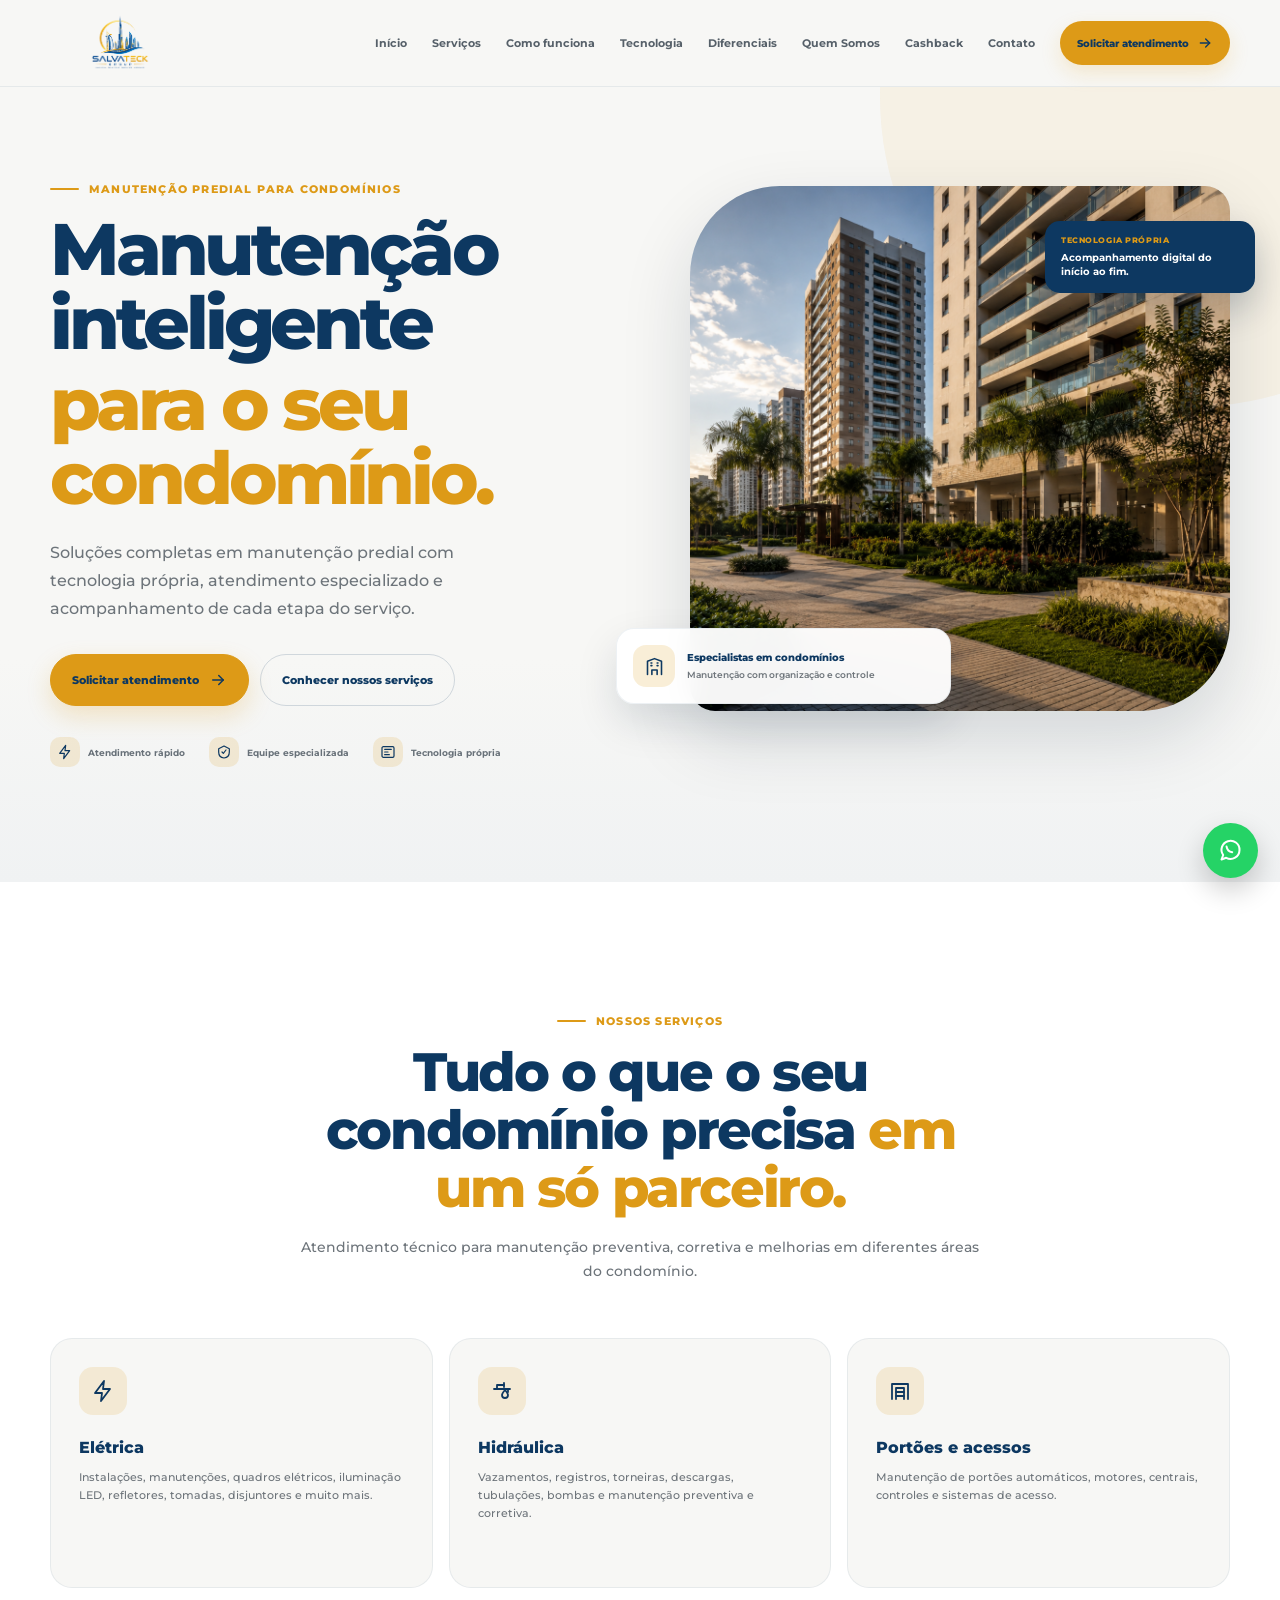
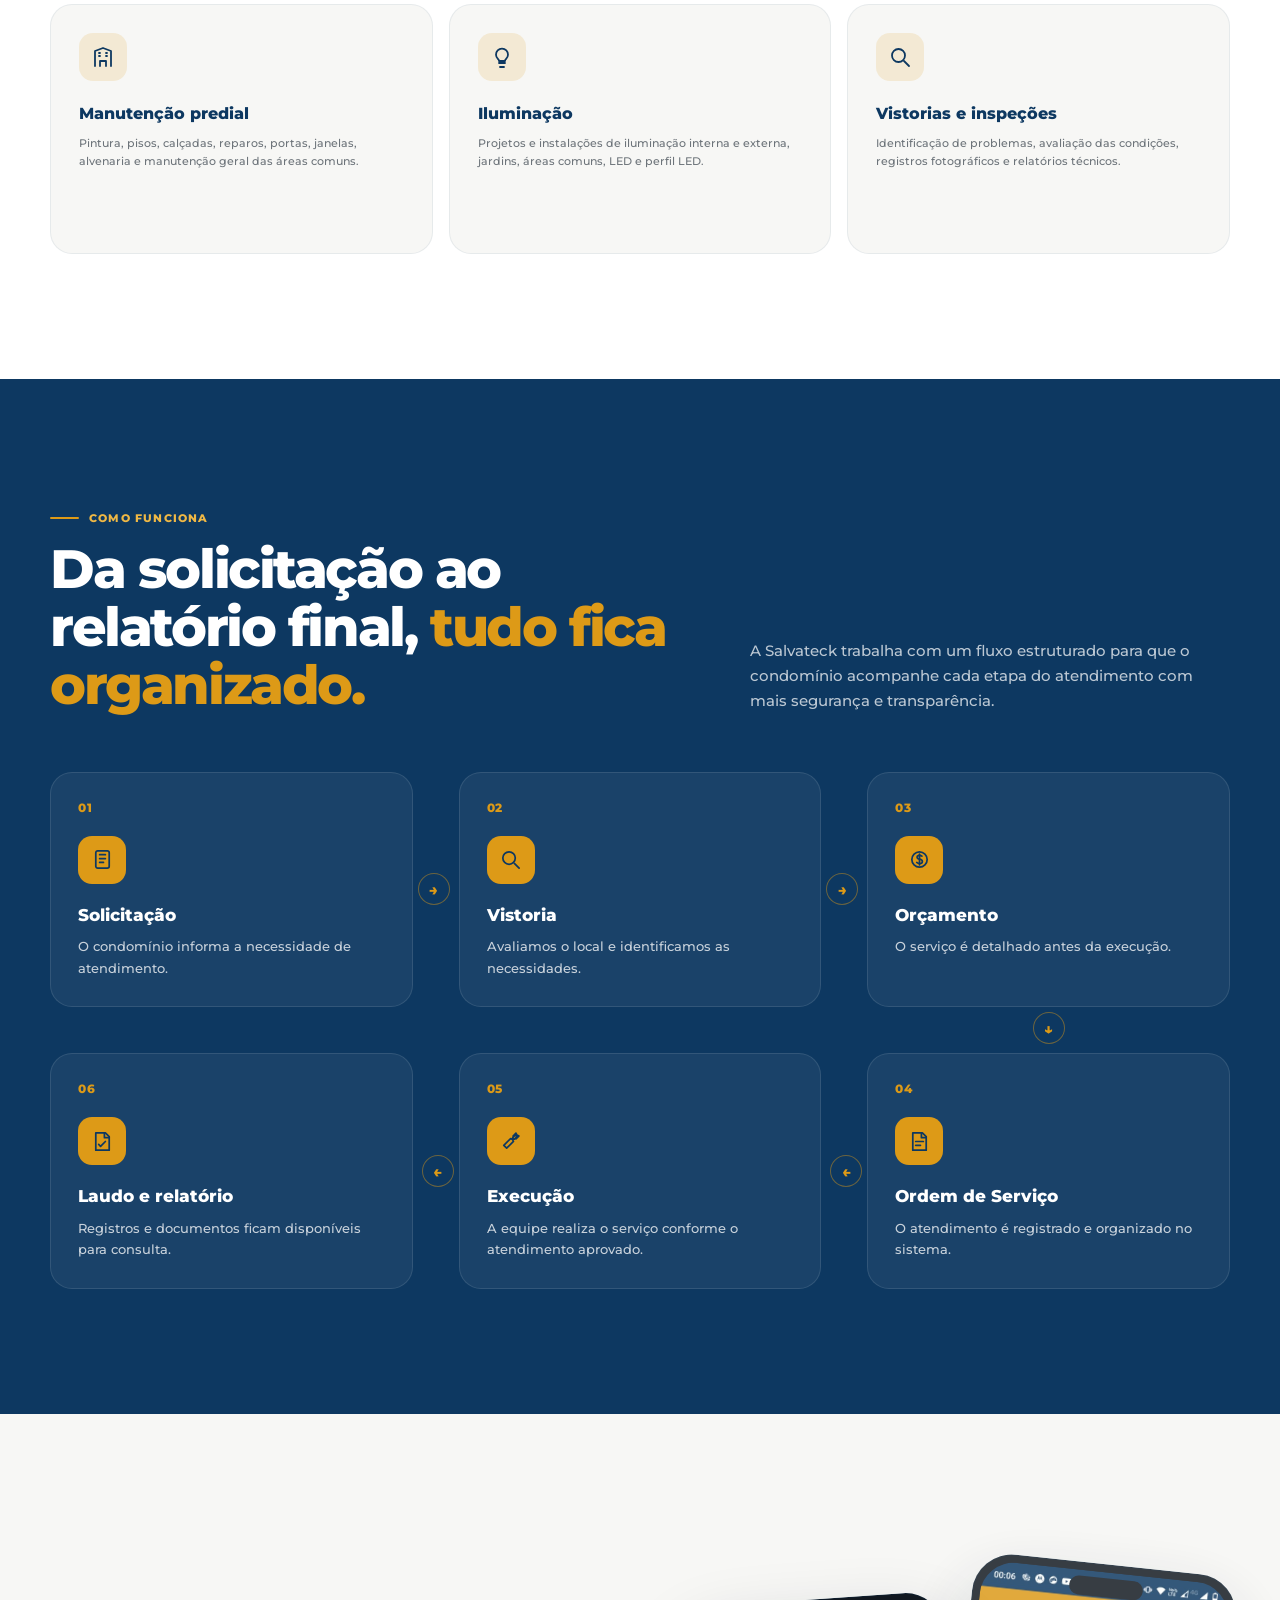
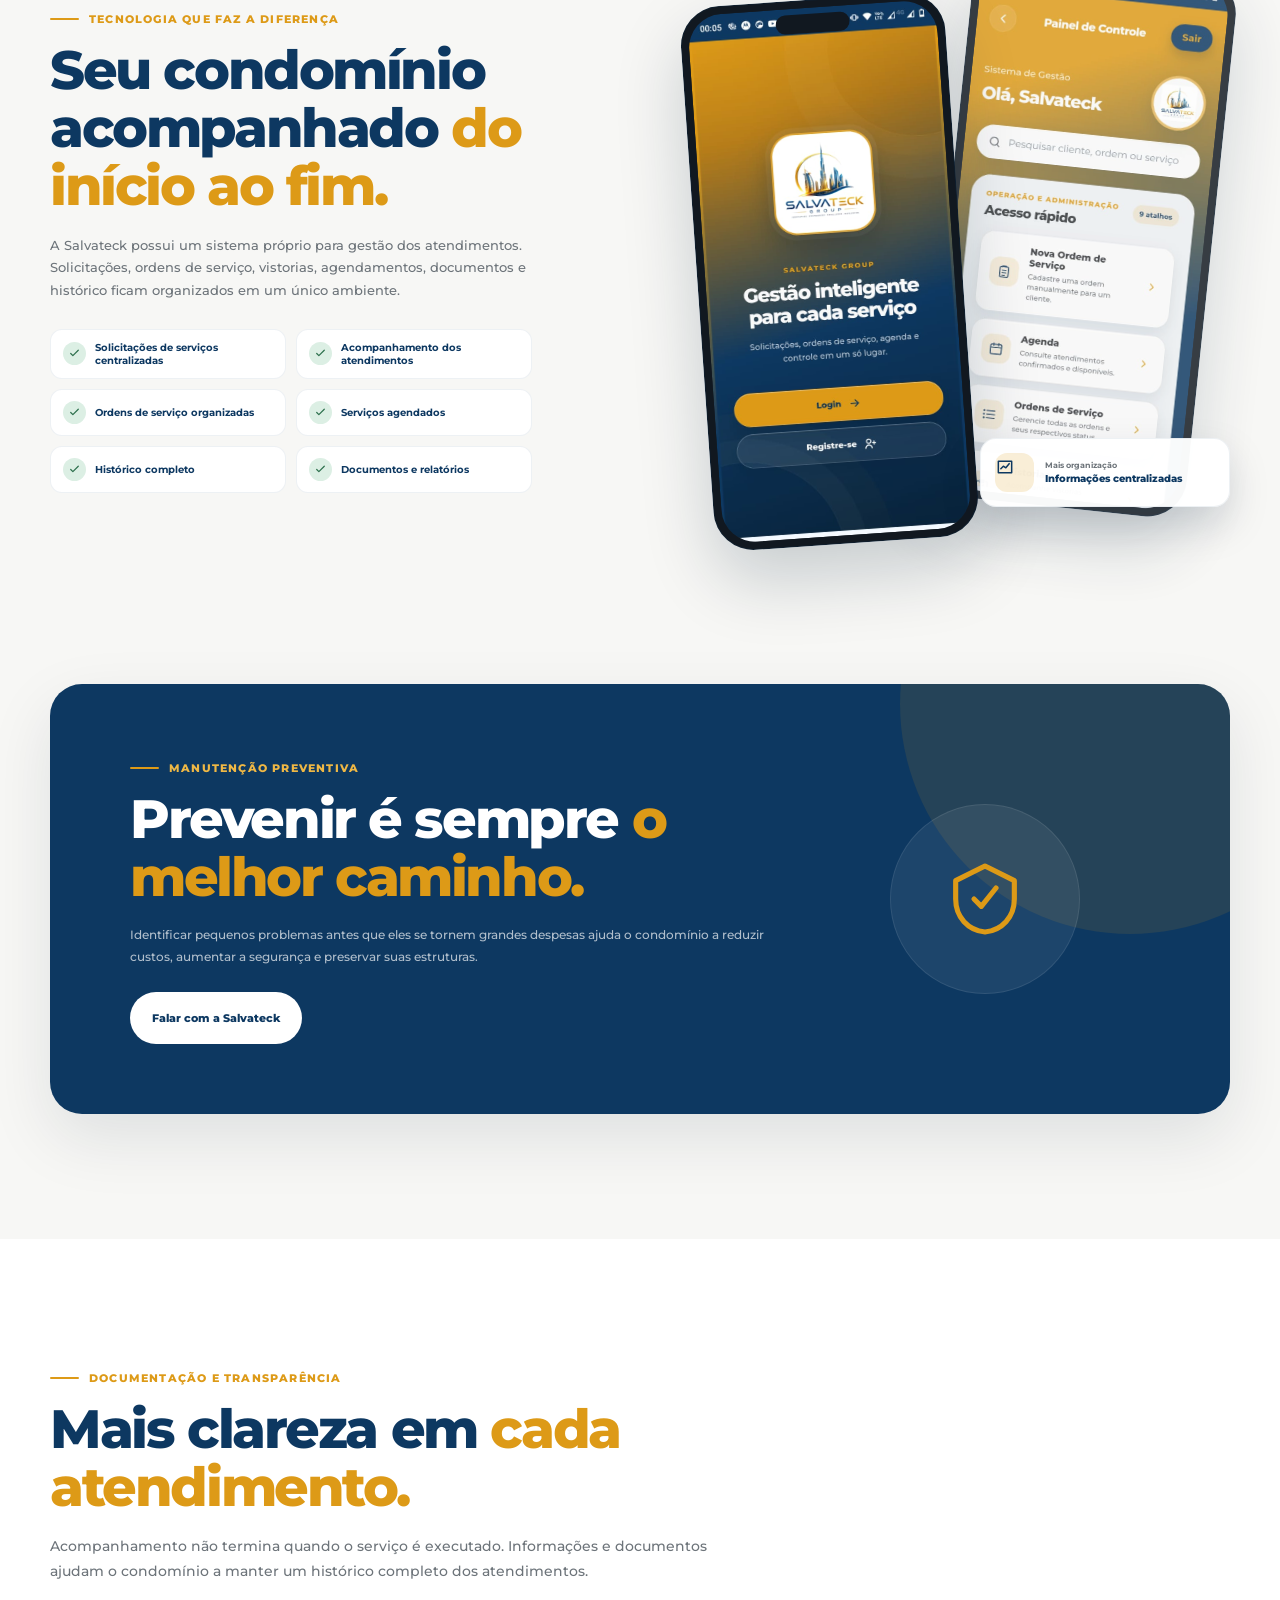
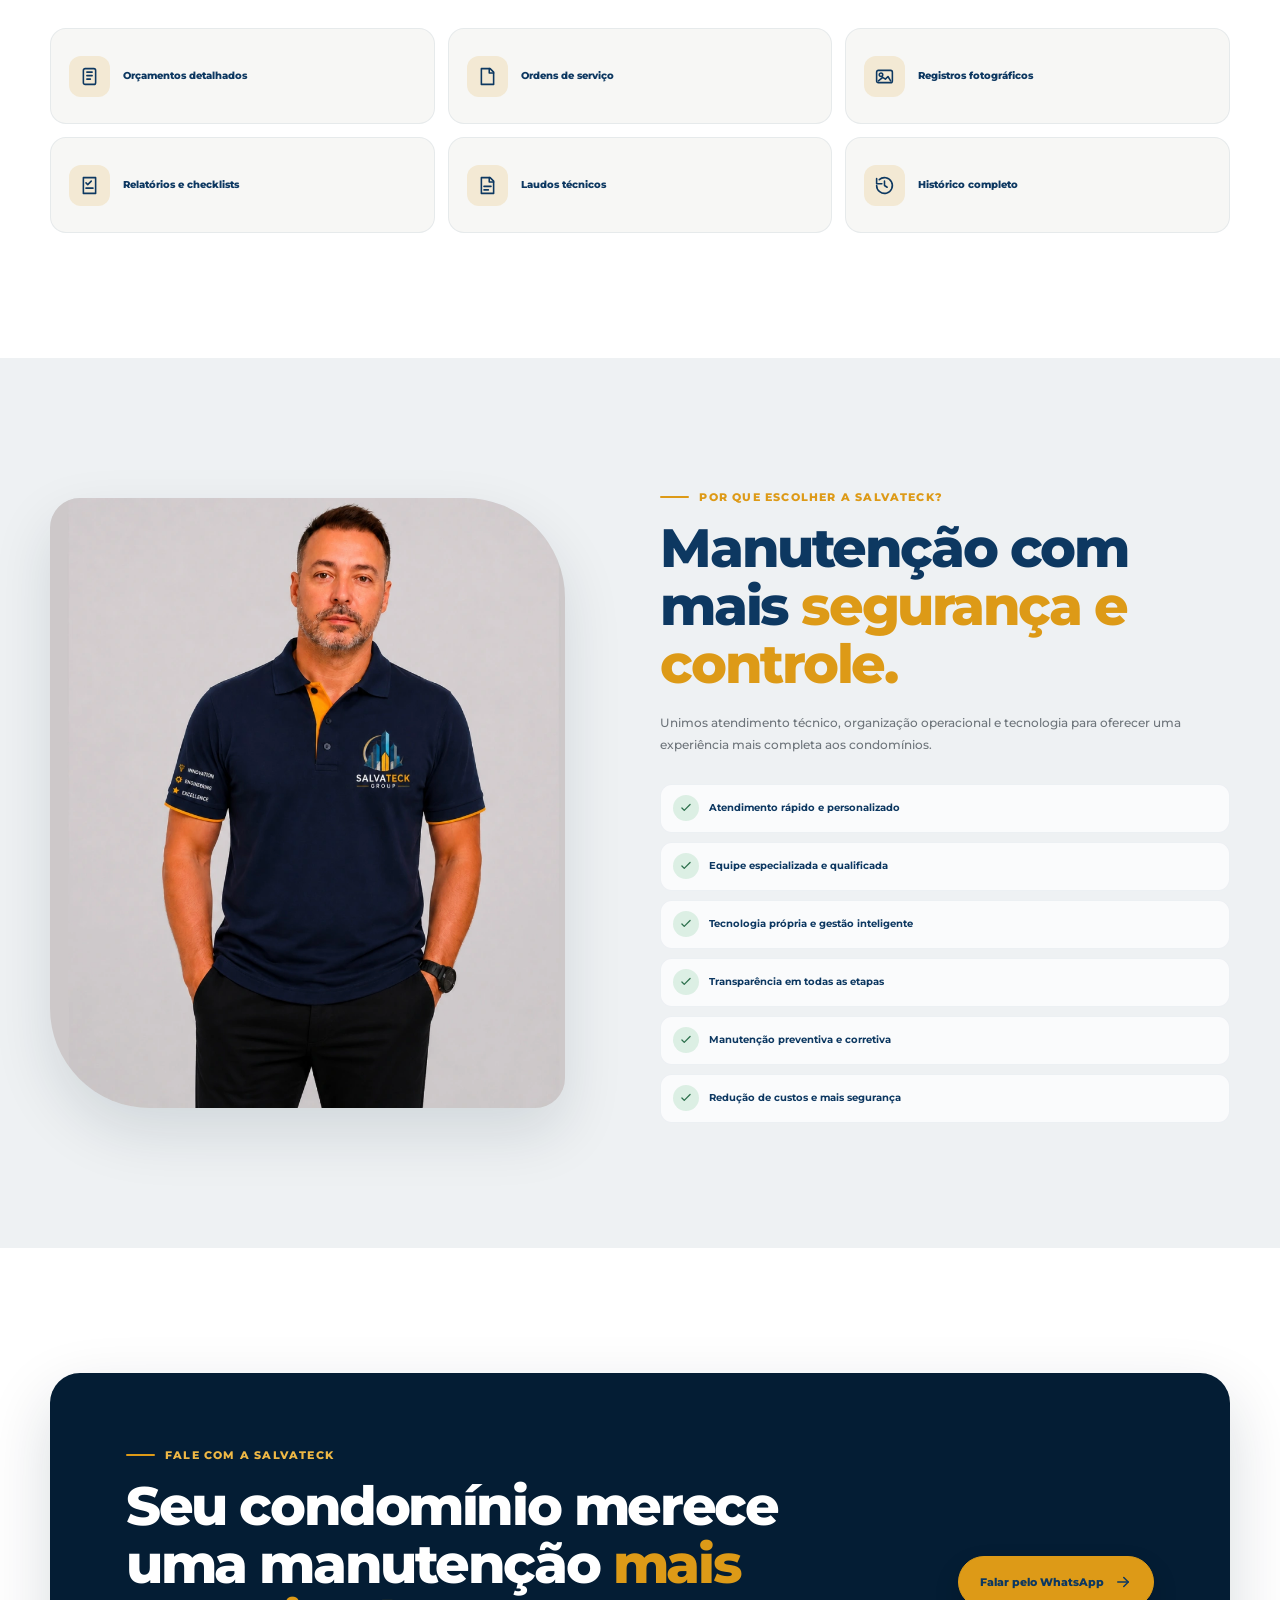
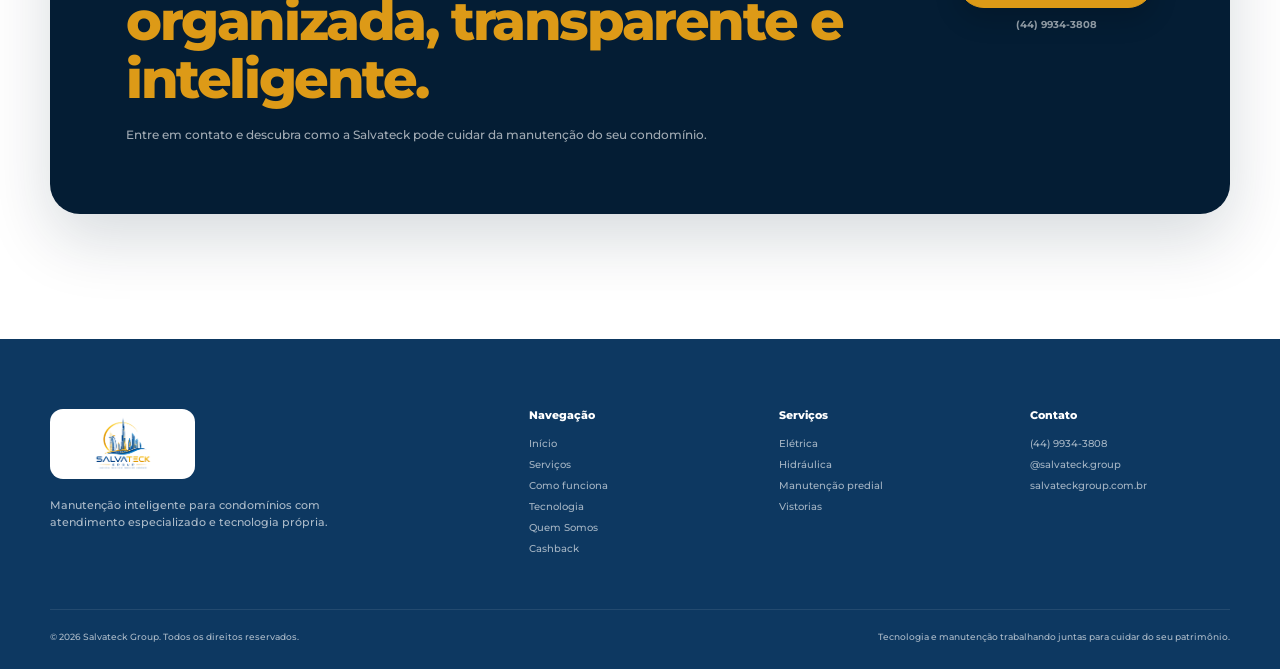
<file: index.html>
<!DOCTYPE html>
<html lang="pt-BR">

<head>
  <!-- Google tag (gtag.js) -->
  <script async src="https://www.googletagmanager.com/gtag/js?id=G-5KNRWK5TKQ"></script>

  <script>
    window.dataLayer = window.dataLayer || [];

    function gtag() {
      dataLayer.push(arguments);
    }

    gtag("js", new Date());
    gtag("config", "G-5KNRWK5TKQ");
  </script>
  <meta charset="UTF-8" />

  <meta name="viewport" content="width=device-width, initial-scale=1.0" />

  <meta name="description" content="Manutenção inteligente para condomínios. A Salvateck oferece soluções completas em manutenção predial com tecnologia própria, organização, transparência e acompanhamento de cada atendimento." />

  <meta name="robots" content="index, follow" />

  <link rel="canonical" href="https://salvateckgroup.com.br/" />

  <meta name="theme-color" content="#F7F7F5" />

  <!-- Open Graph -->
  <meta property="og:type" content="website" />
  <meta property="og:site_name" content="Salvateck Group" />
  <meta property="og:locale" content="pt_BR" />
  <meta property="og:url" content="https://salvateckgroup.com.br/" />

  <meta property="og:title" content="Salvateck | Manutenção Inteligente para Condomínios" />

  <meta property="og:description" content="Soluções completas em manutenção predial com tecnologia própria, organização, segurança e transparência para o seu condomínio." />

  <meta property="og:image" content="https://salvateckgroup.com.br/assets/images/compartilhamento-salvateck.png" />

  <meta property="og:image:type" content="image/png" />
  <meta property="og:image:alt" content="Salvateck - Manutenção inteligente para condomínios" />

  <!-- Compartilhamento em X / Twitter -->
  <meta name="twitter:card" content="summary_large_image" />

  <meta name="twitter:title" content="Salvateck | Manutenção Inteligente para Condomínios" />

  <meta name="twitter:description" content="Soluções completas em manutenção predial com tecnologia própria para condomínios." />

  <meta name="twitter:image" content="https://salvateckgroup.com.br/assets/images/compartilhamento-salvateck.png" />

  <title>
    Salvateck | Manutenção Inteligente para Condomínios
  </title>

  <link rel="preconnect" href="https://fonts.googleapis.com" />

  <link rel="preconnect" href="https://fonts.gstatic.com" crossorigin />

  <link href="https://fonts.googleapis.com/css2?family=Montserrat:wght@400;500;600;700;800&display=swap" rel="stylesheet" />

  <link rel="stylesheet" href="css/style.css" />

  <!-- Ícones do site -->
  <link rel="icon" type="image/png" href="assets/images/favicon-salvateck-32.png" />
  <link rel="apple-touch-icon" href="assets/images/apple-touch-icon-salvateck.png" />
</head>

<body>

  <!-- =====================================================
       CABEÇALHO
  ====================================================== -->

  <header class="site-header" id="inicio">

    <div class="site-header__container">

      <a href="#inicio" class="site-logo" aria-label="Salvateck - Página inicial">

        <img src="assets/logo.salvateck.png" alt="Salvateck Group" />

      </a>

      <nav class="site-nav" id="site-nav" aria-label="Navegação principal">

        <a href="#inicio">
          Início
        </a>

        <a href="#servicos">
          Serviços
        </a>

        <a href="#como-funciona">
          Como funciona
        </a>

        <a href="#tecnologia">
          Tecnologia
        </a>

        <a href="#diferenciais">
          Diferenciais
        </a>

        <a href="quem-somos.html">
          Quem Somos
        </a>

        <a href="cashback.html">
          Cashback
        </a>

        <a href="#contato">
          Contato
        </a>

      </nav>

      <a href="https://wa.me/554499343808" class="header-cta" target="_blank" rel="noopener noreferrer">

        Solicitar atendimento

        <svg viewBox="0 0 24 24" aria-hidden="true">
          <path d="M5 12h14"></path>
          <path d="m13 6 6 6-6 6"></path>
        </svg>

      </a>

      <button type="button" class="menu-button" id="menu-button" aria-label="Abrir menu" aria-expanded="false" aria-controls="site-nav">

        <span></span>
        <span></span>
        <span></span>

      </button>

    </div>

  </header>

  <main>

    <!-- =====================================================
         HERO
    ====================================================== -->

    <section class="hero">

      <div class="hero__container">

        <div class="hero__content">

          <span class="section-eyebrow">
            Manutenção predial para condomínios
          </span>

          <h1>
            Manutenção inteligente
            <span>
              para o seu condomínio.
            </span>
          </h1>

          <p class="hero__description">
            Soluções completas em manutenção predial com tecnologia própria,
            atendimento especializado e acompanhamento de cada etapa do
            serviço.
          </p>

          <div class="hero__actions">

            <a href="https://wa.me/554499343808" class="button button--primary" target="_blank" rel="noopener noreferrer">

              Solicitar atendimento

              <svg viewBox="0 0 24 24" aria-hidden="true">
                <path d="M5 12h14"></path>
                <path d="m13 6 6 6-6 6"></path>
              </svg>

            </a>

            <a href="#servicos" class="button button--secondary">
              Conhecer nossos serviços
            </a>

          </div>

          <div class="hero__trust">

            <div class="hero__trust-item">

              <span class="hero__trust-icon">

                <svg viewBox="0 0 24 24" aria-hidden="true">
                  <path d="M13 2 4 14h7l-1 8 9-12h-7l1-8Z"></path>
                </svg>

              </span>

              <span>
                Atendimento rápido
              </span>

            </div>

            <div class="hero__trust-item">

              <span class="hero__trust-icon">

                <svg viewBox="0 0 24 24" aria-hidden="true">
                  <path d="M12 3 4 7v5c0 5 3.4 8.5 8 9 4.6-.5 8-4 8-9V7l-8-4Z"></path>
                  <path d="m9 12 2 2 4-5"></path>
                </svg>

              </span>

              <span>
                Equipe especializada
              </span>

            </div>

            <div class="hero__trust-item">

              <span class="hero__trust-icon">

                <svg viewBox="0 0 24 24" aria-hidden="true">
                  <rect x="3" y="4" width="18" height="16" rx="2"></rect>
                  <path d="M7 8h10M7 12h5M7 16h7"></path>
                </svg>

              </span>

              <span>
                Tecnologia própria
              </span>

            </div>

          </div>

        </div>

        <div class="hero__visual">

          <figure class="hero__image">

            <img src="assets/images/hero-condominio.png" alt="Condomínio moderno atendido pela Salvateck" />

          </figure>

          <div class="hero__badge">

            <span class="hero__badge-icon">

              <svg viewBox="0 0 24 24" aria-hidden="true">
                <path d="M4 21V6l8-3 8 3v15"></path>
                <path d="M9 21v-5h6v5"></path>
                <path d="M8 8h1M8 11h1M15 8h1M15 11h1"></path>
              </svg>

            </span>

            <div>

              <strong>
                Especialistas em condomínios
              </strong>

              <span>
                Manutenção com organização e controle
              </span>

            </div>

          </div>

          <div class="hero__technology">

            <span>
              Tecnologia própria
            </span>

            <strong>
              Acompanhamento digital do início ao fim.
            </strong>

          </div>

        </div>

      </div>

    </section>

    <!-- =====================================================
         SERVIÇOS
    ====================================================== -->

    <section class="services section" id="servicos">

      <div class="section-container">

        <header class="section-heading section-heading--center">

          <span class="section-eyebrow">
            Nossos serviços
          </span>

          <h2>
            Tudo o que o seu condomínio precisa
            <span>
              em um só parceiro.
            </span>
          </h2>

          <p>
            Atendimento técnico para manutenção preventiva, corretiva e
            melhorias em diferentes áreas do condomínio.
          </p>

        </header>

        <div class="services-grid">

          <!-- Elétrica -->

          <article class="service-card">

            <span class="service-card__icon">

              <svg viewBox="0 0 24 24" aria-hidden="true">
                <path d="M13 2 4 14h7l-1 8 9-12h-7l1-8Z"></path>
              </svg>

            </span>

            <h3>
              Elétrica
            </h3>

            <p>
              Instalações, manutenções, quadros elétricos, iluminação LED,
              refletores, tomadas, disjuntores e muito mais.
            </p>

          </article>

          <!-- Hidráulica -->

          <article class="service-card">

            <span class="service-card__icon">

              <svg viewBox="0 0 24 24" aria-hidden="true">
                <path d="M4 10h16"></path>
                <path d="M7 10V6h7"></path>
                <path d="M14 4v4"></path>
                <path d="M18 10v3"></path>
                <path d="M18 16c0 2-1.3 3-3 3s-3-1-3-3c0-1.4 1.4-3.2 3-5 1.6 1.8 3 3.6 3 5Z"></path>
              </svg>

            </span>

            <h3>
              Hidráulica
            </h3>

            <p>
              Vazamentos, registros, torneiras, descargas, tubulações,
              bombas e manutenção preventiva e corretiva.
            </p>

          </article>

          <!-- Portões -->

          <article class="service-card">

            <span class="service-card__icon">

              <svg viewBox="0 0 24 24" aria-hidden="true">
                <path d="M4 20V5h16v15"></path>
                <path d="M8 20V9h8v11"></path>
                <path d="M8 13h8"></path>
                <path d="M8 17h8"></path>
              </svg>

            </span>

            <h3>
              Portões e acessos
            </h3>

            <p>
              Manutenção de portões automáticos, motores, centrais,
              controles e sistemas de acesso.
            </p>

          </article>

          <!-- Manutenção Predial -->

          <article class="service-card">

            <span class="service-card__icon">

              <svg viewBox="0 0 24 24" aria-hidden="true">
                <path d="M4 21V6l8-3 8 3v15"></path>
                <path d="M9 21v-5h6v5"></path>
                <path d="M8 8h1M8 11h1M15 8h1M15 11h1"></path>
              </svg>

            </span>

            <h3>
              Manutenção predial
            </h3>

            <p>
              Pintura, pisos, calçadas, reparos, portas, janelas, alvenaria
              e manutenção geral das áreas comuns.
            </p>

          </article>

          <!-- Iluminação -->

          <article class="service-card">

            <span class="service-card__icon">

              <svg viewBox="0 0 24 24" aria-hidden="true">
                <path d="M9 18h6"></path>
                <path d="M10 22h4"></path>
                <path d="M8 14a6 6 0 1 1 8 0c-1 .7-1 1.5-1 2H9c0-.5 0-1.3-1-2Z"></path>
              </svg>

            </span>

            <h3>
              Iluminação
            </h3>

            <p>
              Projetos e instalações de iluminação interna e externa,
              jardins, áreas comuns, LED e perfil LED.
            </p>

          </article>

          <!-- Vistorias -->

          <article class="service-card">

            <span class="service-card__icon">

              <svg viewBox="0 0 24 24" aria-hidden="true">
                <circle cx="10.5" cy="10.5" r="6.5"></circle>
                <path d="m16 16 5 5"></path>
              </svg>

            </span>

            <h3>
              Vistorias e inspeções
            </h3>

            <p>
              Identificação de problemas, avaliação das condições,
              registros fotográficos e relatórios técnicos.
            </p>

          </article>

        </div>

      </div>

    </section>

    <!-- =====================================================
         COMO FUNCIONA
    ====================================================== -->

    <section class="process section" id="como-funciona">

      <div class="section-container">

        <div class="process__intro">

          <div>

            <span class="section-eyebrow section-eyebrow--light">
              Como funciona
            </span>

            <h2>
              Da solicitação ao relatório final,
              <span>
                tudo fica organizado.
              </span>
            </h2>

          </div>

          <p>
            A Salvateck trabalha com um fluxo estruturado para que o
            condomínio acompanhe cada etapa do atendimento com mais
            segurança e transparência.
          </p>

        </div>

        <div class="process-flow">

          <article class="process-step">

            <span class="process-step__number">
              01
            </span>

            <span class="process-step__icon">

              <svg viewBox="0 0 24 24" aria-hidden="true">
                <rect x="5" y="3" width="14" height="18" rx="2"></rect>
                <path d="M9 7h6M9 11h6M9 15h4"></path>
              </svg>

            </span>

            <h3>
              Solicitação
            </h3>

            <p>
              O condomínio informa a necessidade de atendimento.
            </p>

          </article>

          <article class="process-step">

            <span class="process-step__number">
              02
            </span>

            <span class="process-step__icon">

              <svg viewBox="0 0 24 24" aria-hidden="true">
                <circle cx="10.5" cy="10.5" r="6.5"></circle>
                <path d="m16 16 5 5"></path>
              </svg>

            </span>

            <h3>
              Vistoria
            </h3>

            <p>
              Avaliamos o local e identificamos as necessidades.
            </p>

          </article>

          <article class="process-step">

            <span class="process-step__number">
              03
            </span>

            <span class="process-step__icon">

              <svg viewBox="0 0 24 24" aria-hidden="true">
                <circle cx="12" cy="12" r="8"></circle>
                <path d="M14.5 8.5c-.6-.5-1.4-.8-2.5-.8-1.5 0-2.5.8-2.5 1.9 0 1.2 1 1.7 2.7 2.1 1.7.4 2.8 1 2.8 2.3 0 1.3-1.2 2.2-2.8 2.2-1.2 0-2.3-.4-3.1-1.1"></path>
                <path d="M12 6.4v11.2"></path>
              </svg>

            </span>

            <h3>
              Orçamento
            </h3>

            <p>
              O serviço é detalhado antes da execução.
            </p>

          </article>

          <article class="process-step">

            <span class="process-step__number">
              04
            </span>

            <span class="process-step__icon">

              <svg viewBox="0 0 24 24" aria-hidden="true">
                <path d="M5 3h10l4 4v14H5z"></path>
                <path d="M14 3v5h5"></path>
                <path d="M8 12h8M8 16h5"></path>
              </svg>

            </span>

            <h3>
              Ordem de Serviço
            </h3>

            <p>
              O atendimento é registrado e organizado no sistema.
            </p>

          </article>

          <article class="process-step">

            <span class="process-step__number">
              05
            </span>

            <span class="process-step__icon">

              <svg viewBox="0 0 24 24" aria-hidden="true">
                <path d="m14.7 6.3 3-3a4 4 0 0 1-5.6 5.6L5 16l3 3 7.1-7.1a4 4 0 0 1 5.6-5.6l-3 3"></path>
              </svg>

            </span>

            <h3>
              Execução
            </h3>

            <p>
              A equipe realiza o serviço conforme o atendimento aprovado.
            </p>

          </article>

          <article class="process-step">

            <span class="process-step__number">
              06
            </span>

            <span class="process-step__icon">

              <svg viewBox="0 0 24 24" aria-hidden="true">
                <path d="M5 3h10l4 4v14H5z"></path>
                <path d="M14 3v5h5"></path>
                <path d="m8 15 2 2 5-5"></path>
              </svg>

            </span>

            <h3>
              Laudo e relatório
            </h3>

            <p>
              Registros e documentos ficam disponíveis para consulta.
            </p>

          </article>

        </div>

      </div>

    </section>

    <!-- =====================================================
         TECNOLOGIA
    ====================================================== -->

    <section class="technology section" id="tecnologia">

      <div class="section-container">

        <div class="technology__grid">

          <div class="technology__content">

            <span class="section-eyebrow">
              Tecnologia que faz a diferença
            </span>

            <h2>
              Seu condomínio acompanhado
              <span>
                do início ao fim.
              </span>
            </h2>

            <p>
              A Salvateck possui um sistema próprio para gestão dos
              atendimentos. Solicitações, ordens de serviço, vistorias,
              agendamentos, documentos e histórico ficam organizados em
              um único ambiente.
            </p>

            <ul class="feature-list">

              <li>

                <span>

                  <svg viewBox="0 0 24 24" aria-hidden="true">
                    <path d="m5 12 4 4L19 6"></path>
                  </svg>

                </span>

                Solicitações de serviços centralizadas

              </li>

              <li>

                <span>

                  <svg viewBox="0 0 24 24" aria-hidden="true">
                    <path d="m5 12 4 4L19 6"></path>
                  </svg>

                </span>

                Acompanhamento dos atendimentos

              </li>

              <li>

                <span>

                  <svg viewBox="0 0 24 24" aria-hidden="true">
                    <path d="m5 12 4 4L19 6"></path>
                  </svg>

                </span>

                Ordens de serviço organizadas

              </li>

              <li>

                <span>

                  <svg viewBox="0 0 24 24" aria-hidden="true">
                    <path d="m5 12 4 4L19 6"></path>
                  </svg>

                </span>

                Serviços agendados

              </li>

              <li>

                <span>

                  <svg viewBox="0 0 24 24" aria-hidden="true">
                    <path d="m5 12 4 4L19 6"></path>
                  </svg>

                </span>

                Histórico completo

              </li>

              <li>

                <span>

                  <svg viewBox="0 0 24 24" aria-hidden="true">
                    <path d="m5 12 4 4L19 6"></path>
                  </svg>

                </span>

                Documentos e relatórios

              </li>

            </ul>

          </div>

          <div class="technology__visual">

            <div class="phone-mockup phone-mockup--back">

              <img src="assets/images/salvateck-sistema-2.jpeg" alt="Tela do sistema Salvateck" />

            </div>

            <div class="phone-mockup phone-mockup--front">

              <img src="assets/images/salvateck-sistema-1.jpeg" alt="Aplicativo Salvateck" />

            </div>

            <div class="technology__floating-card">

              <span class="technology__floating-icon">

                <svg viewBox="0 0 24 24" aria-hidden="true">
                  <path d="M4 19V5h16v14H4Z"></path>
                  <path d="m7 14 3-3 3 2 4-5"></path>
                </svg>

              </span>

              <div>

                <span>
                  Mais organização
                </span>

                <strong>
                  Informações centralizadas
                </strong>

              </div>

            </div>

          </div>

        </div>

      </div>

    </section>

    <!-- =====================================================
         MANUTENÇÃO PREVENTIVA
    ====================================================== -->

    <section class="preventive">

      <div class="section-container">

        <div class="preventive__card">

          <div class="preventive__content">

            <span class="section-eyebrow section-eyebrow--light">
              Manutenção preventiva
            </span>

            <h2>
              Prevenir é sempre
              <span>
                o melhor caminho.
              </span>
            </h2>

            <p>
              Identificar pequenos problemas antes que eles se tornem grandes
              despesas ajuda o condomínio a reduzir custos, aumentar a
              segurança e preservar suas estruturas.
            </p>

            <a href="https://wa.me/554499343808" class="button button--light" target="_blank" rel="noopener noreferrer">
              Falar com a Salvateck
            </a>

          </div>

          <div class="preventive__icon">

            <svg viewBox="0 0 24 24" aria-hidden="true">
              <path d="M12 3 4 7v5c0 5 3.4 8.5 8 9 4.6-.5 8-4 8-9V7l-8-4Z"></path>
              <path d="m9 12 2 2 4-5"></path>
            </svg>

          </div>

        </div>

      </div>

    </section>

    <!-- =====================================================
         DOCUMENTAÇÃO
    ====================================================== -->

    <section class="documentation section">

      <div class="section-container">

        <header class="section-heading">

          <span class="section-eyebrow">
            Documentação e transparência
          </span>

          <h2>
            Mais clareza em
            <span>
              cada atendimento.
            </span>
          </h2>

          <p>
            Acompanhamento não termina quando o serviço é executado.
            Informações e documentos ajudam o condomínio a manter um
            histórico completo dos atendimentos.
          </p>

        </header>

        <div class="documentation-grid">

          <article class="document-card">

            <span class="document-card__icon">

              <svg viewBox="0 0 24 24" aria-hidden="true">
                <rect x="5" y="3" width="14" height="18" rx="2"></rect>
                <path d="M9 7h6M9 11h6M9 15h4"></path>
              </svg>

            </span>

            <strong>
              Orçamentos detalhados
            </strong>

          </article>

          <article class="document-card">

            <span class="document-card__icon">

              <svg viewBox="0 0 24 24" aria-hidden="true">
                <path d="M5 3h10l4 4v14H5z"></path>
                <path d="M14 3v5h5"></path>
              </svg>

            </span>

            <strong>
              Ordens de serviço
            </strong>

          </article>

          <article class="document-card">

            <span class="document-card__icon">

              <svg viewBox="0 0 24 24" aria-hidden="true">
                <rect x="3" y="5" width="18" height="14" rx="2"></rect>
                <circle cx="8" cy="10" r="2"></circle>
                <path d="m5 17 5-4 3 2 3-3 3 5"></path>
              </svg>

            </span>

            <strong>
              Registros fotográficos
            </strong>

          </article>

          <article class="document-card">

            <span class="document-card__icon">

              <svg viewBox="0 0 24 24" aria-hidden="true">
                <path d="M5 3h14v18H5z"></path>
                <path d="m8 9 2 2 4-4"></path>
                <path d="M8 15h8"></path>
              </svg>

            </span>

            <strong>
              Relatórios e checklists
            </strong>

          </article>

          <article class="document-card">

            <span class="document-card__icon">

              <svg viewBox="0 0 24 24" aria-hidden="true">
                <path d="M5 3h10l4 4v14H5z"></path>
                <path d="M14 3v5h5"></path>
                <path d="M8 13h8M8 17h5"></path>
              </svg>

            </span>

            <strong>
              Laudos técnicos
            </strong>

          </article>

          <article class="document-card">

            <span class="document-card__icon">

              <svg viewBox="0 0 24 24" aria-hidden="true">
                <path d="M3 12a9 9 0 1 0 3-6.7"></path>
                <path d="M3 4v6h6"></path>
                <path d="M12 7v5l3 2"></path>
              </svg>

            </span>

            <strong>
              Histórico completo
            </strong>

          </article>

        </div>

      </div>

    </section>

    <!-- =====================================================
         DIFERENCIAIS
    ====================================================== -->

    <section class="why-us section" id="diferenciais">

      <div class="section-container">

        <div class="why-us__grid">

          <div class="why-us__image">

            <img src="assets/images/profissional-salvateck.webp" alt="Profissional da Salvateck em atendimento" />

          </div>

          <div class="why-us__content">

            <span class="section-eyebrow">
              Por que escolher a Salvateck?
            </span>

            <h2>
              Manutenção com mais
              <span>
                segurança e controle.
              </span>
            </h2>

            <p>
              Unimos atendimento técnico, organização operacional e
              tecnologia para oferecer uma experiência mais completa aos
              condomínios.
            </p>

            <div class="why-us__list">

              <div class="why-us__item">

                <span>

                  <svg viewBox="0 0 24 24" aria-hidden="true">
                    <path d="m5 12 4 4L19 6"></path>
                  </svg>

                </span>

                <strong>
                  Atendimento rápido e personalizado
                </strong>

              </div>

              <div class="why-us__item">

                <span>

                  <svg viewBox="0 0 24 24" aria-hidden="true">
                    <path d="m5 12 4 4L19 6"></path>
                  </svg>

                </span>

                <strong>
                  Equipe especializada e qualificada
                </strong>

              </div>

              <div class="why-us__item">

                <span>

                  <svg viewBox="0 0 24 24" aria-hidden="true">
                    <path d="m5 12 4 4L19 6"></path>
                  </svg>

                </span>

                <strong>
                  Tecnologia própria e gestão inteligente
                </strong>

              </div>

              <div class="why-us__item">

                <span>

                  <svg viewBox="0 0 24 24" aria-hidden="true">
                    <path d="m5 12 4 4L19 6"></path>
                  </svg>

                </span>

                <strong>
                  Transparência em todas as etapas
                </strong>

              </div>

              <div class="why-us__item">

                <span>

                  <svg viewBox="0 0 24 24" aria-hidden="true">
                    <path d="m5 12 4 4L19 6"></path>
                  </svg>

                </span>

                <strong>
                  Manutenção preventiva e corretiva
                </strong>

              </div>

              <div class="why-us__item">

                <span>

                  <svg viewBox="0 0 24 24" aria-hidden="true">
                    <path d="m5 12 4 4L19 6"></path>
                  </svg>

                </span>

                <strong>
                  Redução de custos e mais segurança
                </strong>

              </div>

            </div>

          </div>

        </div>

      </div>

    </section>

    <!-- =====================================================
         SALVATECK CASHBACK
    ====================================================== -->

    <section class="cashback-promo" hidden>

      <div class="section-container">

        <div class="cashback-promo__card">

          <div class="cashback-promo__content">

            <span class="section-eyebrow section-eyebrow--light">
              Programa de benefícios Salvateck
            </span>

            <h2>
              Manutenção que também gera
              <span>
                crédito para o seu condomínio.
              </span>
            </h2>

            <p>
              Com o Salvateck Cashback, parte do valor investido pelo condomínio
              retorna em forma de crédito para futuras manutenções e melhorias.
            </p>

            <a href="cashback.html" class="button button--accent cashback-promo__button" data-cashback-link onclick="gtag('event', 'cashback_link_click', {
                link_location: 'cashback_promo',
                destination: 'cashback.html'
              });">

              Conheça o Salvateck Cashback

              <svg viewBox="0 0 24 24" aria-hidden="true">
                <path d="M5 12h14"></path>
                <path d="m13 6 6 6-6 6"></path>
              </svg>

            </a>

          </div>

          <div class="cashback-promo__visual">

            <span class="cashback-promo__name">
              Salvateck Cashback
            </span>

            <div class="cashback-promo__percentage">

              <strong>
                10%
              </strong>

              <span>
                vira crédito
              </span>

            </div>

            <p>
              O crédito acumula e pode ser utilizado quando o condomínio
              precisar de manutenção ou melhorias.
            </p>

            <div class="cashback-promo__benefits">

              <span>
                Crédito acumulativo
              </span>

              <span>
                Mais planejamento
              </span>

              <span>
                Mais economia
              </span>

            </div>

          </div>

        </div>

      </div>

    </section>

    <!-- =====================================================
         CTA FINAL
    ====================================================== -->

    <section class="final-cta" id="contato">

      <div class="section-container">

        <div class="final-cta__card">

          <div class="final-cta__content">

            <span class="section-eyebrow section-eyebrow--light">
              Fale com a Salvateck
            </span>

            <h2>
              Seu condomínio merece uma manutenção
              <span>
                mais organizada, transparente e inteligente.
              </span>
            </h2>

            <p>
              Entre em contato e descubra como a Salvateck pode cuidar da
              manutenção do seu condomínio.
            </p>

          </div>

          <div class="final-cta__actions">

            <a href="https://wa.me/554499343808" class="button button--accent" target="_blank" rel="noopener noreferrer">

              Falar pelo WhatsApp

              <svg viewBox="0 0 24 24" aria-hidden="true">
                <path d="M5 12h14"></path>
                <path d="m13 6 6 6-6 6"></path>
              </svg>

            </a>

            <span>
              (44) 9934-3808
            </span>

          </div>

        </div>

      </div>

    </section>

  </main>

  <!-- =====================================================
       RODAPÉ
  ====================================================== -->

  <footer class="site-footer">

    <div class="section-container">

      <div class="site-footer__top">

        <div class="site-footer__brand">

          <img src="assets/logo.salvateck.png" alt="Salvateck Group" />

          <p>
            Manutenção inteligente para condomínios com atendimento
            especializado e tecnologia própria.
          </p>

        </div>

        <div class="site-footer__column">

          <strong>
            Navegação
          </strong>

          <a href="#inicio">
            Início
          </a>

          <a href="#servicos">
            Serviços
          </a>

          <a href="#como-funciona">
            Como funciona
          </a>

          <a href="#tecnologia">
            Tecnologia
          </a>

          <a href="quem-somos.html">
            Quem Somos
          </a>

          <a href="cashback.html">
            Cashback
          </a>

        </div>

        <div class="site-footer__column">

          <strong>
            Serviços
          </strong>

          <span>
            Elétrica
          </span>

          <span>
            Hidráulica
          </span>

          <span>
            Manutenção predial
          </span>

          <span>
            Vistorias
          </span>

        </div>

        <div class="site-footer__column">

          <strong>
            Contato
          </strong>

          <a href="https://wa.me/554499343808" target="_blank" rel="noopener noreferrer">
            (44) 9934-3808
          </a>

          <a href="https://www.instagram.com/salvateck.group/" target="_blank" rel="noopener noreferrer">
            @salvateck.group
          </a>

          <a href="https://salvateckgroup.com.br" target="_blank" rel="noopener noreferrer">
            salvateckgroup.com.br
          </a>

        </div>

      </div>

      <div class="site-footer__bottom">

        <span>
          © 2026 Salvateck Group. Todos os direitos reservados.
        </span>

        <span>
          Tecnologia e manutenção trabalhando juntas para cuidar do seu patrimônio.
        </span>

      </div>

    </div>

  </footer>

  <!-- =====================================================
       WHATSAPP FLUTUANTE
  ====================================================== -->

  <a href="https://wa.me/554499343808" class="floating-whatsapp" target="_blank" rel="noopener noreferrer" aria-label="Falar com a Salvateck pelo WhatsApp">

    <svg viewBox="0 0 24 24" aria-hidden="true">
      <path d="M20 11.5a8 8 0 0 1-11.8 7L4 20l1.5-4A8 8 0 1 1 20 11.5Z"></path>
      <path d="M8.5 8.5c.5 3 2 4.5 5 5"></path>
    </svg>

  </a>

  <script src="js/script.js"></script>

</body>

</html>
</file>
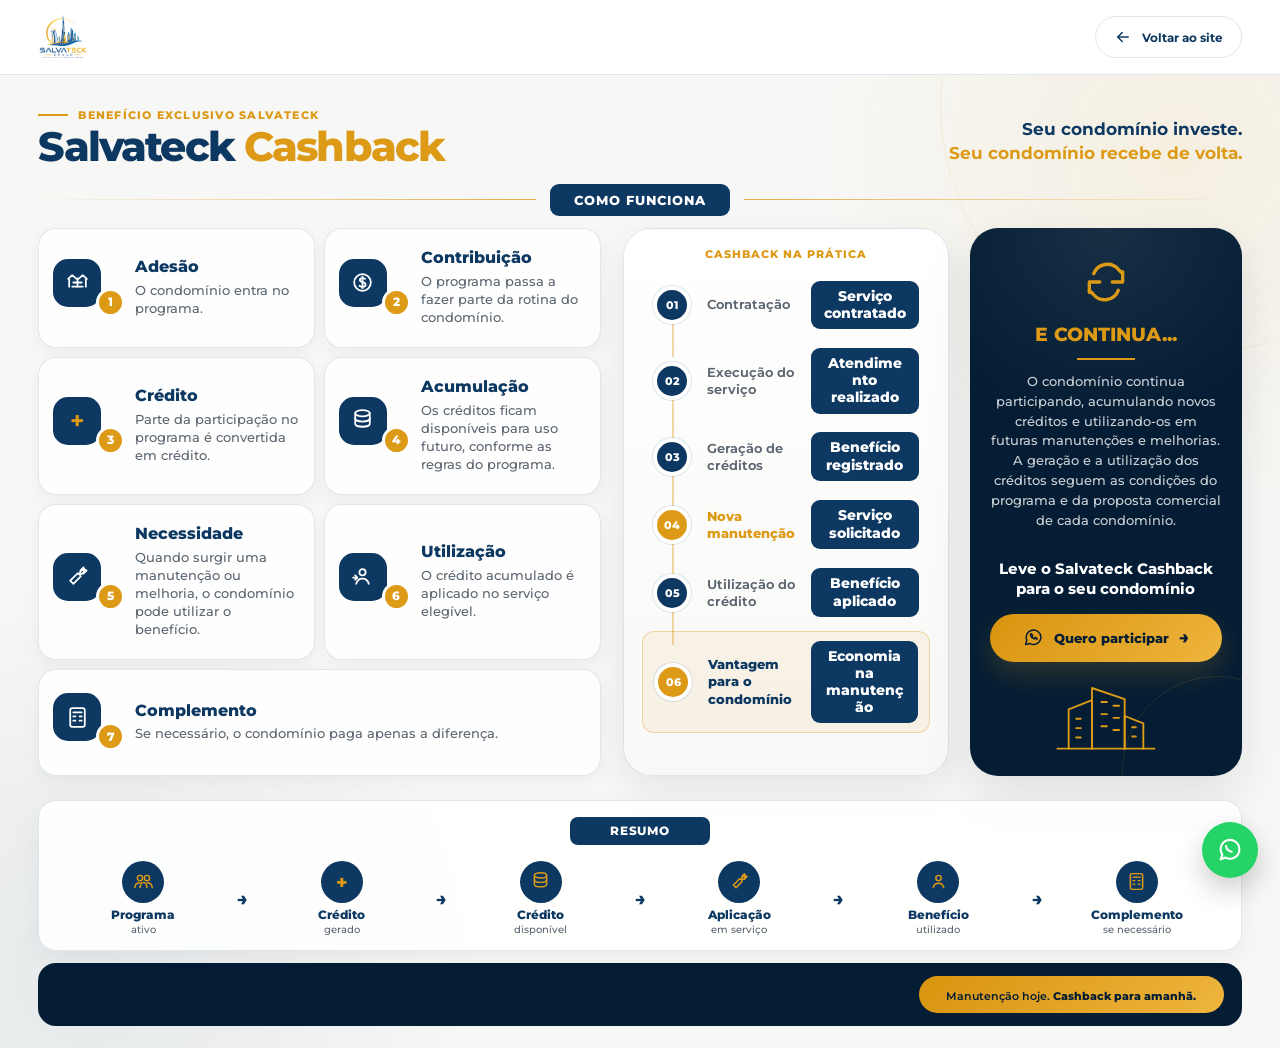
<file: cashback.html>
<!DOCTYPE html>
<html lang="pt-BR">

<head>
  <!-- Google tag (gtag.js) -->
  <script async src="https://www.googletagmanager.com/gtag/js?id=G-5KNRWK5TKQ"></script>

  <script>
    window.dataLayer = window.dataLayer || [];

    function gtag() {
      dataLayer.push(arguments);
    }

    gtag("js", new Date());
    gtag("config", "G-5KNRWK5TKQ");
  </script>

  <meta charset="UTF-8" />

  <meta name="viewport" content="width=device-width, initial-scale=1.0" />

  <meta name="description" content="Conheça o Salvateck Cashback, programa em que o condomínio acumula créditos para utilizar em futuras manutenções e melhorias." />

  <meta name="theme-color" content="#0D3861" />
  <meta name="robots" content="index, follow" />
  <link rel="canonical" href="https://salvateckgroup.com.br/cashback.html" />

  <title>
    Salvateck Cashback | Manutenção que gera benefícios
  </title>

  <link rel="preconnect" href="https://fonts.googleapis.com" />

  <link rel="preconnect" href="https://fonts.gstatic.com" crossorigin />

  <link href="https://fonts.googleapis.com/css2?family=Montserrat:wght@400;500;600;700;800&display=swap" rel="stylesheet" />

  <link rel="icon" type="image/png" href="assets/logo.salvateck.png" />

  <link rel="stylesheet" href="css/cashback.css" />
</head>

<body>

  <!-- =====================================================
       CABEÇALHO
  ====================================================== -->

  <header class="cashback-header">

    <div class="cashback-header__container">

      <a href="index.html" class="cashback-brand" aria-label="Voltar para a página inicial da Salvateck">

        <img src="assets/logo.salvateck.png" alt="Salvateck Group" />

      </a>

      <a href="index.html" class="cashback-back">

        <svg viewBox="0 0 24 24" aria-hidden="true">
          <path d="M19 12H5"></path>
          <path d="m11 18-6-6 6-6"></path>
        </svg>

        <span>
          Voltar ao site
        </span>

      </a>

    </div>

  </header>

  <!-- =====================================================
       SALVATECK CASHBACK
  ====================================================== -->

  <main class="cashback">

    <div class="cashback__container">

      <!-- =================================================
           INTRODUÇÃO
      ================================================== -->

      <header class="cashback-intro">

        <div class="cashback-intro__title">

          <span class="cashback-eyebrow">
            Benefício exclusivo Salvateck
          </span>

          <h1>
            Salvateck
            <span>
              Cashback
            </span>
          </h1>

        </div>

        <div class="cashback-intro__message">

          <strong>
            Seu condomínio investe.
          </strong>

          <span>
            Seu condomínio recebe de volta.
          </span>

        </div>

      </header>

      <div class="cashback-cta cashback-cta--mobile">

        <strong>
          Leve o Salvateck Cashback para o seu condomínio
        </strong>

        <a href="https://wa.me/554499343808?text=Ol%C3%A1%21%20%F0%9F%91%8B%20Quero%20levar%20o%20Salvateck%20Cashback%20para%20o%20meu%20condom%C3%ADnio%21%20%F0%9F%8F%A2%F0%9F%92%B0%0A%0AComo%20fa%C3%A7o%20para%20aderir%20ao%20programa%3F" class="cashback-cta__button" target="_blank" rel="noopener noreferrer" data-cashback-whatsapp>

          <svg viewBox="0 0 24 24" aria-hidden="true">
            <path d="M20.5 11.5a8.5 8.5 0 0 1-12.6 7.4L3 20l1.2-4.7A8.5 8.5 0 1 1 20.5 11.5Z"></path>
            <path d="M8.5 8.5c.5 3 2 4.5 5 5"></path>
            <path d="M8.7 8.3 10 8l1 2-1 1"></path>
            <path d="m13 13 1-1 2 1-.3 1.3"></path>
          </svg>

          <span>
            Quero participar
          </span>

          <span class="cashback-cta__arrow">
            →
          </span>

        </a>

      </div>

      <!-- =================================================
           COMO FUNCIONA
      ================================================== -->

      <section class="cashback-process" aria-labelledby="cashback-process-title">

        <div class="cashback-section-title">

          <span></span>

          <h2 id="cashback-process-title">
            Como funciona
          </h2>

          <span></span>

        </div>

        <div class="cashback-process__grid">

          <!-- =============================================
               TIMELINE
          ============================================== -->

          <div class="cashback-timeline">

            <!-- 01 -->

            <article class="cashback-step">

              <div class="cashback-step__rail">

                <span class="cashback-step__icon">

                  <svg viewBox="0 0 24 24" aria-hidden="true">
                    <path d="M8 12h8"></path>
                    <path d="M12 8v8"></path>
                    <path d="M3 8.5 7 5l4 3.5"></path>
                    <path d="M13 8.5 17 5l4 3.5"></path>
                    <path d="M4 9v7"></path>
                    <path d="M20 9v7"></path>
                    <path d="M7 16h10"></path>
                  </svg>

                </span>

                <span class="cashback-step__number">
                  1
                </span>

              </div>

              <div class="cashback-step__content">

                <h3>
                  Adesão
                </h3>

                <p>
                  O condomínio entra no programa.
                </p>

              </div>

            </article>

            <!-- 02 -->

            <article class="cashback-step">

              <div class="cashback-step__rail">

                <span class="cashback-step__icon">

                  <svg viewBox="0 0 24 24" aria-hidden="true">
                    <circle cx="12" cy="12" r="8"></circle>

                    <path d="M14.5 8.5c-.6-.5-1.4-.8-2.5-.8-1.5 0-2.5.8-2.5 1.9 0 1.2 1 1.7 2.7 2.1 1.7.4 2.8 1 2.8 2.3 0 1.3-1.2 2.2-2.8 2.2-1.2 0-2.3-.4-3.1-1.1"></path>

                    <path d="M12 6.4v11.2"></path>
                  </svg>

                </span>

                <span class="cashback-step__number">
                  2
                </span>

              </div>

              <div class="cashback-step__content">

                <h3>
                  Contribuição
                </h3>

                <p>
                  O programa passa a fazer parte da rotina do condomínio.
                </p>

              </div>

            </article>

            <!-- 03 -->

            <article class="cashback-step">

              <div class="cashback-step__rail">

                <span class="cashback-step__icon cashback-step__icon--text">
                  +
                </span>

                <span class="cashback-step__number">
                  3
                </span>

              </div>

              <div class="cashback-step__content">

                <h3>
                  Crédito
                </h3>

                <p>
                  Parte da participação no programa é convertida em crédito.
                </p>

              </div>

            </article>

            <!-- 04 -->

            <article class="cashback-step">

              <div class="cashback-step__rail">

                <span class="cashback-step__icon">

                  <svg viewBox="0 0 24 24" aria-hidden="true">
                    <ellipse cx="12" cy="5" rx="7" ry="3"></ellipse>

                    <path d="M5 5v5c0 1.7 3.1 3 7 3s7-1.3 7-3V5"></path>

                    <path d="M5 10v5c0 1.7 3.1 3 7 3s7-1.3 7-3v-5"></path>
                  </svg>

                </span>

                <span class="cashback-step__number">
                  4
                </span>

              </div>

              <div class="cashback-step__content">

                <h3>
                  Acumulação
                </h3>

                <p>
                  Os créditos ficam disponíveis para uso futuro, conforme as regras do programa.
                </p>

              </div>

            </article>

            <!-- 05 -->

            <article class="cashback-step">

              <div class="cashback-step__rail">

                <span class="cashback-step__icon">

                  <svg viewBox="0 0 24 24" aria-hidden="true">
                    <path d="m14.7 6.3 3-3a4 4 0 0 1-5.6 5.6L5 16l3 3 7.1-7.1a4 4 0 0 1 5.6-5.6l-3 3"></path>
                  </svg>

                </span>

                <span class="cashback-step__number">
                  5
                </span>

              </div>

              <div class="cashback-step__content">

                <h3>
                  Necessidade
                </h3>

                <p>
                  Quando surgir uma manutenção ou melhoria, o condomínio pode utilizar o benefício.
                </p>

              </div>

            </article>

            <!-- 06 -->

            <article class="cashback-step">

              <div class="cashback-step__rail">

                <span class="cashback-step__icon">

                  <svg viewBox="0 0 24 24" aria-hidden="true">
                    <circle cx="12" cy="8" r="3"></circle>

                    <path d="M6 19c.8-3.4 2.8-5 6-5s5.2 1.6 6 5"></path>

                    <path d="M3 13h4"></path>
                    <path d="m5 11 2 2-2 2"></path>
                  </svg>

                </span>

                <span class="cashback-step__number">
                  6
                </span>

              </div>

              <div class="cashback-step__content">

                <h3>
                  Utilização
                </h3>

                <p>
                  O crédito acumulado é aplicado no serviço elegível.
                </p>

              </div>

            </article>

            <!-- 07 -->

            <article class="cashback-step cashback-step--last">

              <div class="cashback-step__rail">

                <span class="cashback-step__icon">

                  <svg viewBox="0 0 24 24" aria-hidden="true">
                    <rect x="5" y="3" width="14" height="18" rx="2"></rect>

                    <path d="M8 7h8"></path>
                    <path d="M8 11h2"></path>
                    <path d="M14 11h2"></path>
                    <path d="M8 15h2"></path>
                    <path d="M14 15h2"></path>
                  </svg>

                </span>

                <span class="cashback-step__number">
                  7
                </span>

              </div>

              <div class="cashback-step__content">

                <h3>
                  Complemento
                </h3>

                <p>
                  Se necessário, o condomínio paga apenas a diferença.
                </p>

              </div>

            </article>

          </div>

          <!-- =============================================
               EXEMPLO PRÁTICO
          ============================================== -->

          <div class="cashback-example">

            <span class="cashback-example__eyebrow">
              Cashback na prática
            </span>

            <div class="cashback-example__list">

              <div class="cashback-example__item">

                <span>
                  Contratação
                </span>

                <strong>
                  Serviço contratado
                </strong>

              </div>

              <span class="cashback-example__arrow">
                ↓
              </span>

              <div class="cashback-example__item">

                <span>
                  Execução do serviço
                </span>

                <strong>
                  Atendimento realizado
                </strong>

              </div>

              <span class="cashback-example__arrow">
                ↓
              </span>

              <div class="cashback-example__item">

                <span>
                  Geração de créditos
                </span>

                <strong>
                  Benefício registrado
                </strong>

              </div>

              <span class="cashback-example__arrow">
                ↓
              </span>

              <div class="cashback-example__item cashback-example__item--service">

                <span>
                  Nova manutenção
                </span>

                <strong>
                  Serviço solicitado
                </strong>

              </div>

              <span class="cashback-example__arrow">
                ↓
              </span>

              <div class="cashback-example__item">

                <span>
                  Utilização do crédito
                </span>

                <strong>
                  Benefício aplicado
                </strong>

              </div>

              <span class="cashback-example__arrow">
                ↓
              </span>

              <div class="cashback-example__item cashback-example__item--result">

                <span>
                  Vantagem para o condomínio
                </span>

                <strong>
                  Economia na manutenção
                </strong>

              </div>

            </div>

          </div>

          <!-- =============================================
               CICLO
          ============================================== -->

          <aside class="cashback-cycle">

            <span class="cashback-cycle__icon">

              <svg viewBox="0 0 24 24" aria-hidden="true">
                <path d="M20 7v5h-5"></path>

                <path d="M4 17v-5h5"></path>

                <path d="M6.1 8A7 7 0 0 1 18 6l2 2"></path>

                <path d="M17.9 16A7 7 0 0 1 6 18l-2-2"></path>
              </svg>

            </span>

            <h3>
              E continua...
            </h3>

            <span class="cashback-cycle__divider"></span>

            <p>
              O condomínio continua participando, acumulando novos créditos e
              utilizando-os em futuras manutenções e melhorias. A geração e a
              utilização dos créditos seguem as condições do programa e da proposta
              comercial de cada condomínio.
            </p>

            <div class="cashback-cta cashback-cta--desktop">

              <strong>
                Leve o Salvateck Cashback para o seu condomínio
              </strong>

              <a href="https://wa.me/554499343808?text=Olá%2C%20gostaria%20de%20saber%20mais%20sobre%20o%20Salvateck%20Cashback." class="cashback-cta__button" target="_blank" rel="noopener noreferrer" data-cashback-whatsapp>

                <svg viewBox="0 0 24 24" aria-hidden="true">
                  <path d="M20.5 11.5a8.5 8.5 0 0 1-12.6 7.4L3 20l1.2-4.7A8.5 8.5 0 1 1 20.5 11.5Z"></path>
                  <path d="M8.5 8.5c.5 3 2 4.5 5 5"></path>
                  <path d="M8.7 8.3 10 8l1 2-1 1"></path>
                  <path d="m13 13 1-1 2 1-.3 1.3"></path>
                </svg>

                <span>
                  Quero participar
                </span>

                <span class="cashback-cta__arrow">
                  →
                </span>

              </a>

            </div>

            <span class="cashback-cycle__building">

              <svg viewBox="0 0 120 90" aria-hidden="true">
                <path d="M20 80V38l25-10v52"></path>
                <path d="M45 80V15l35 12v53"></path>
                <path d="M80 80V45l20 8v27"></path>
                <path d="M8 80h104"></path>

                <path d="M28 48h5M28 58h5M28 68h5"></path>

                <path d="M55 30h6M68 34h6M55 43h6M68 47h6M55 56h6M68 60h6"></path>

                <path d="M88 57h4M88 67h4"></path>
              </svg>

            </span>

          </aside>

        </div>

      </section>

      <!-- =================================================
           RESUMO
      ================================================== -->

      <section class="cashback-summary" aria-label="Resumo do programa Salvateck Cashback">

        <span class="cashback-summary__label">
          Resumo
        </span>

        <div class="cashback-summary__flow">

          <div class="cashback-summary__item">

            <span class="cashback-summary__icon">

              <svg viewBox="0 0 24 24" aria-hidden="true">
                <circle cx="8" cy="8" r="3"></circle>
                <circle cx="16" cy="8" r="3"></circle>

                <path d="M2 19c.5-3.5 2.4-5.5 6-5.5"></path>
                <path d="M22 19c-.5-3.5-2.4-5.5-6-5.5"></path>

                <path d="M8 19c.6-4.2 2-6 4-6s3.4 1.8 4 6"></path>
              </svg>

            </span>

            <strong>
              Programa
            </strong>

            <span>
              ativo
            </span>

          </div>

          <span class="cashback-summary__arrow">
            →
          </span>

          <div class="cashback-summary__item">

            <span class="cashback-summary__icon cashback-summary__icon--text">
              +
            </span>

            <strong>
              Crédito
            </strong>

            <span>
              gerado
            </span>

          </div>

          <span class="cashback-summary__arrow">
            →
          </span>

          <div class="cashback-summary__item">

            <span class="cashback-summary__icon">

              <svg viewBox="0 0 24 24" aria-hidden="true">
                <ellipse cx="12" cy="5" rx="7" ry="3"></ellipse>

                <path d="M5 5v5c0 1.7 3.1 3 7 3s7-1.3 7-3V5"></path>

                <path d="M5 10v5c0 1.7 3.1 3 7 3s7-1.3 7-3v-5"></path>
              </svg>

            </span>

            <strong>
              Crédito
            </strong>

            <span>
              disponível
            </span>

          </div>

          <span class="cashback-summary__arrow">
            →
          </span>

          <div class="cashback-summary__item">

            <span class="cashback-summary__icon">

              <svg viewBox="0 0 24 24" aria-hidden="true">
                <path d="m14.7 6.3 3-3a4 4 0 0 1-5.6 5.6L5 16l3 3 7.1-7.1a4 4 0 0 1 5.6-5.6l-3 3"></path>
              </svg>

            </span>

            <strong>
              Aplicação
            </strong>

            <span>
              em serviço
            </span>

          </div>

          <span class="cashback-summary__arrow">
            →
          </span>

          <div class="cashback-summary__item">

            <span class="cashback-summary__icon">

              <svg viewBox="0 0 24 24" aria-hidden="true">
                <circle cx="12" cy="8" r="3"></circle>
                <path d="M6 19c.8-3.4 2.8-5 6-5s5.2 1.6 6 5"></path>
              </svg>

            </span>

            <strong>
              Benefício
            </strong>

            <span>
              utilizado
            </span>

          </div>

          <span class="cashback-summary__arrow">
            →
          </span>

          <div class="cashback-summary__item">

            <span class="cashback-summary__icon">

              <svg viewBox="0 0 24 24" aria-hidden="true">
                <rect x="5" y="3" width="14" height="18" rx="2"></rect>

                <path d="M8 7h8"></path>
                <path d="M8 11h2M14 11h2M8 15h2M14 15h2"></path>
              </svg>

            </span>

            <strong>
              Complemento
            </strong>

            <span>
              se necessário
            </span>

          </div>

        </div>

      </section>

      <!-- =================================================
           BENEFÍCIOS
      ================================================== -->

      <footer class="cashback-footer">

        <div class="cashback-benefits">

          <div class="cashback-benefit">

            <span class="cashback-benefit__icon">

              <svg viewBox="0 0 24 24" aria-hidden="true">
                <path d="M12 3 4 7v5c0 5 3.4 8.5 8 9 4.6-.5 8-4 8-9V7l-8-4Z"></path>
                <path d="m9 12 2 2 4-5"></path>
              </svg>

            </span>

            <div>

              <strong>
                Transparência
              </strong>

              <span>
                Mais economia e planejamento.
              </span>

            </div>

          </div>

          <div class="cashback-benefit">

            <span class="cashback-benefit__icon">

              <svg viewBox="0 0 24 24" aria-hidden="true">
                <circle cx="12" cy="9" r="5"></circle>

                <path d="m9 14-2 7 5-3 5 3-2-7"></path>

                <path d="m10 9 1.3 1.3L14 7.5"></path>
              </svg>

            </span>

            <div>

              <strong>
                Qualidade
              </strong>

              <span>
                Manutenções e melhorias com a garantia Salvateck.
              </span>

            </div>

          </div>

          <div class="cashback-benefit">

            <span class="cashback-benefit__icon">

              <svg viewBox="0 0 24 24" aria-hidden="true">
                <path d="M8 12h8"></path>
                <path d="m4 9 4 3-4 3"></path>
                <path d="m20 9-4 3 4 3"></path>
              </svg>

            </span>

            <div>

              <strong>
                Parceria
              </strong>

              <span>
                Juntos, construímos valor para o condomínio.
              </span>

            </div>

          </div>

        </div>

        <div class="cashback-footer__tagline">

          <span>
            Manutenção hoje.
          </span>

          <strong>
            Cashback para amanhã.
          </strong>

        </div>

      </footer>

    </div>

  </main>

  <!-- =====================================================
       WHATSAPP FLUTUANTE
  ====================================================== -->

  <a href="https://wa.me/554499343808?text=Olá%2C%20gostaria%20de%20saber%20mais%20sobre%20o%20Salvateck%20Cashback." class="cashback-whatsapp-float" target="_blank" rel="noopener noreferrer" aria-label="Falar sobre o Salvateck Cashback pelo WhatsApp" data-cashback-whatsapp>

    <svg viewBox="0 0 24 24" aria-hidden="true">
      <path d="M20 11.5a8 8 0 0 1-11.8 7L4 20l1.5-4A8 8 0 1 1 20 11.5Z"></path>
      <path d="M8.5 8.5c.5 3 2 4.5 5 5"></path>
    </svg>

  </a>

  <script src="js/cashback.js"></script>

</body>

</html>
</file>
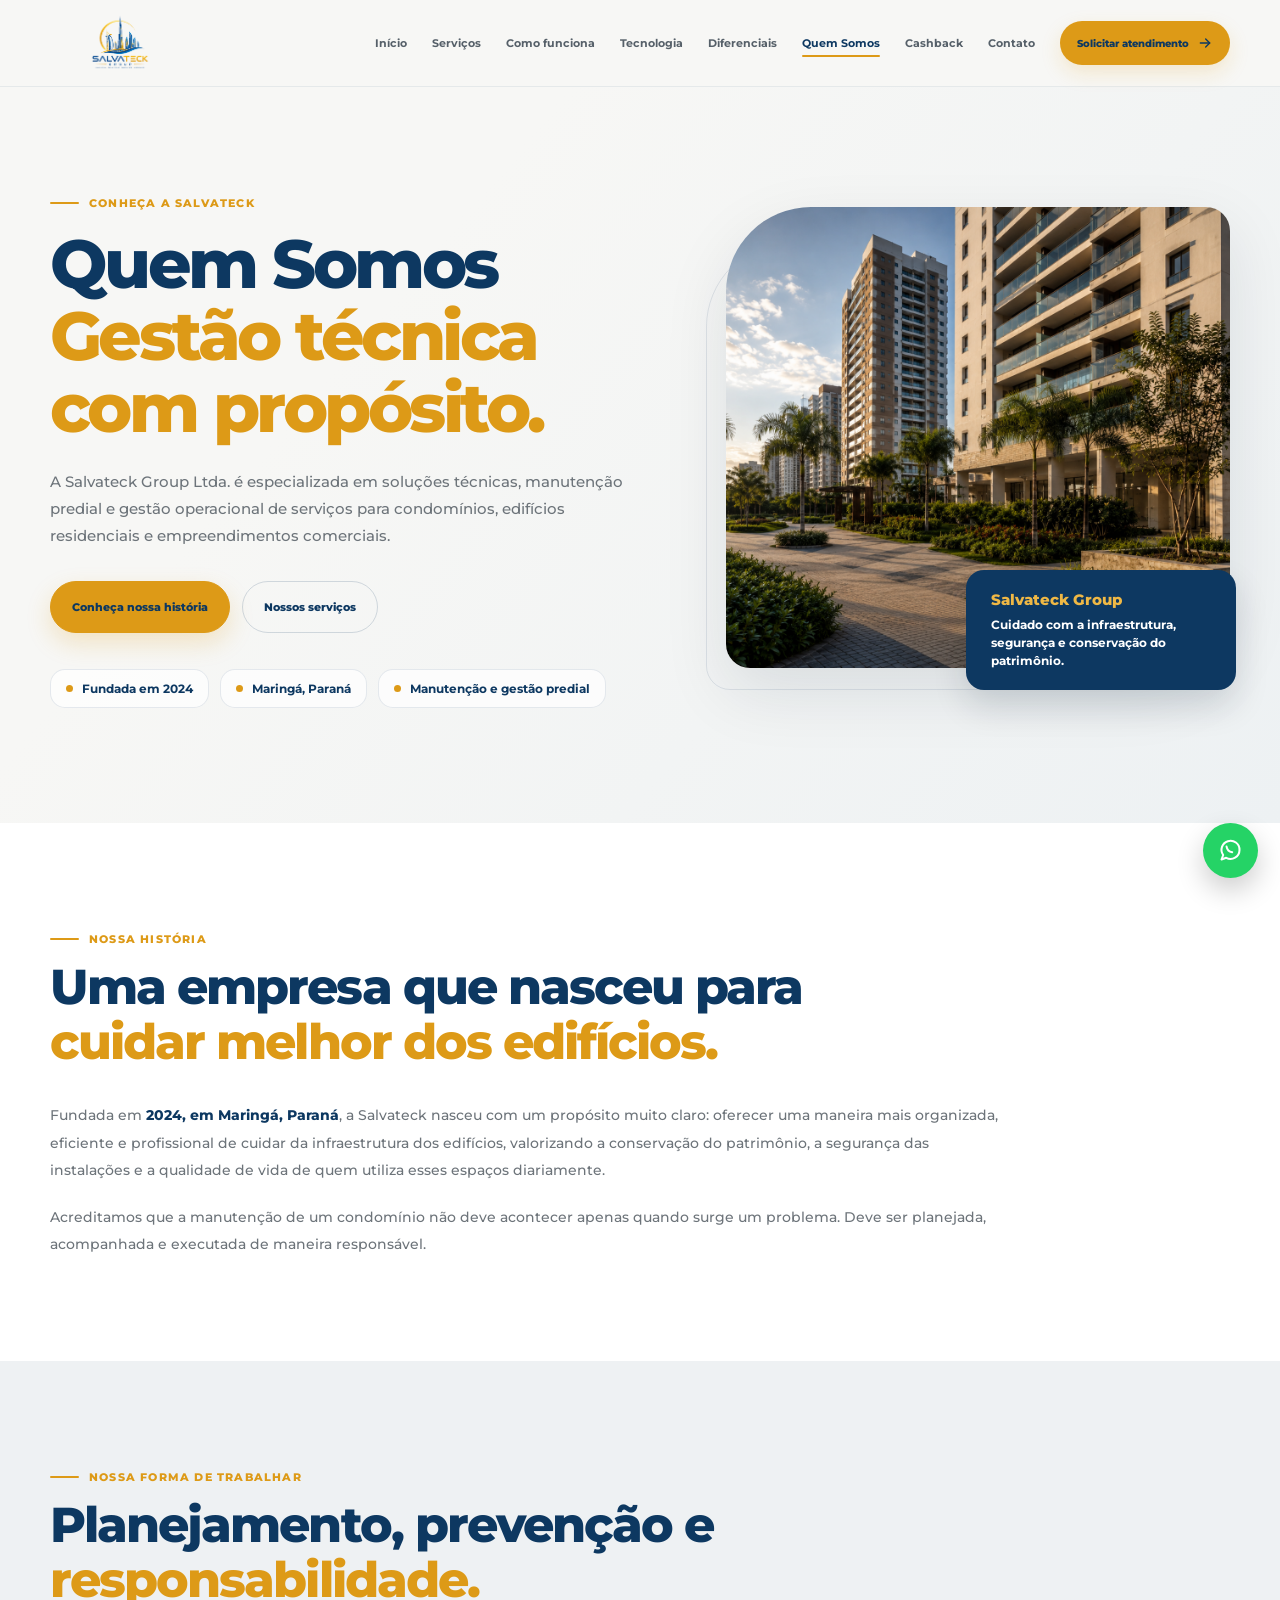
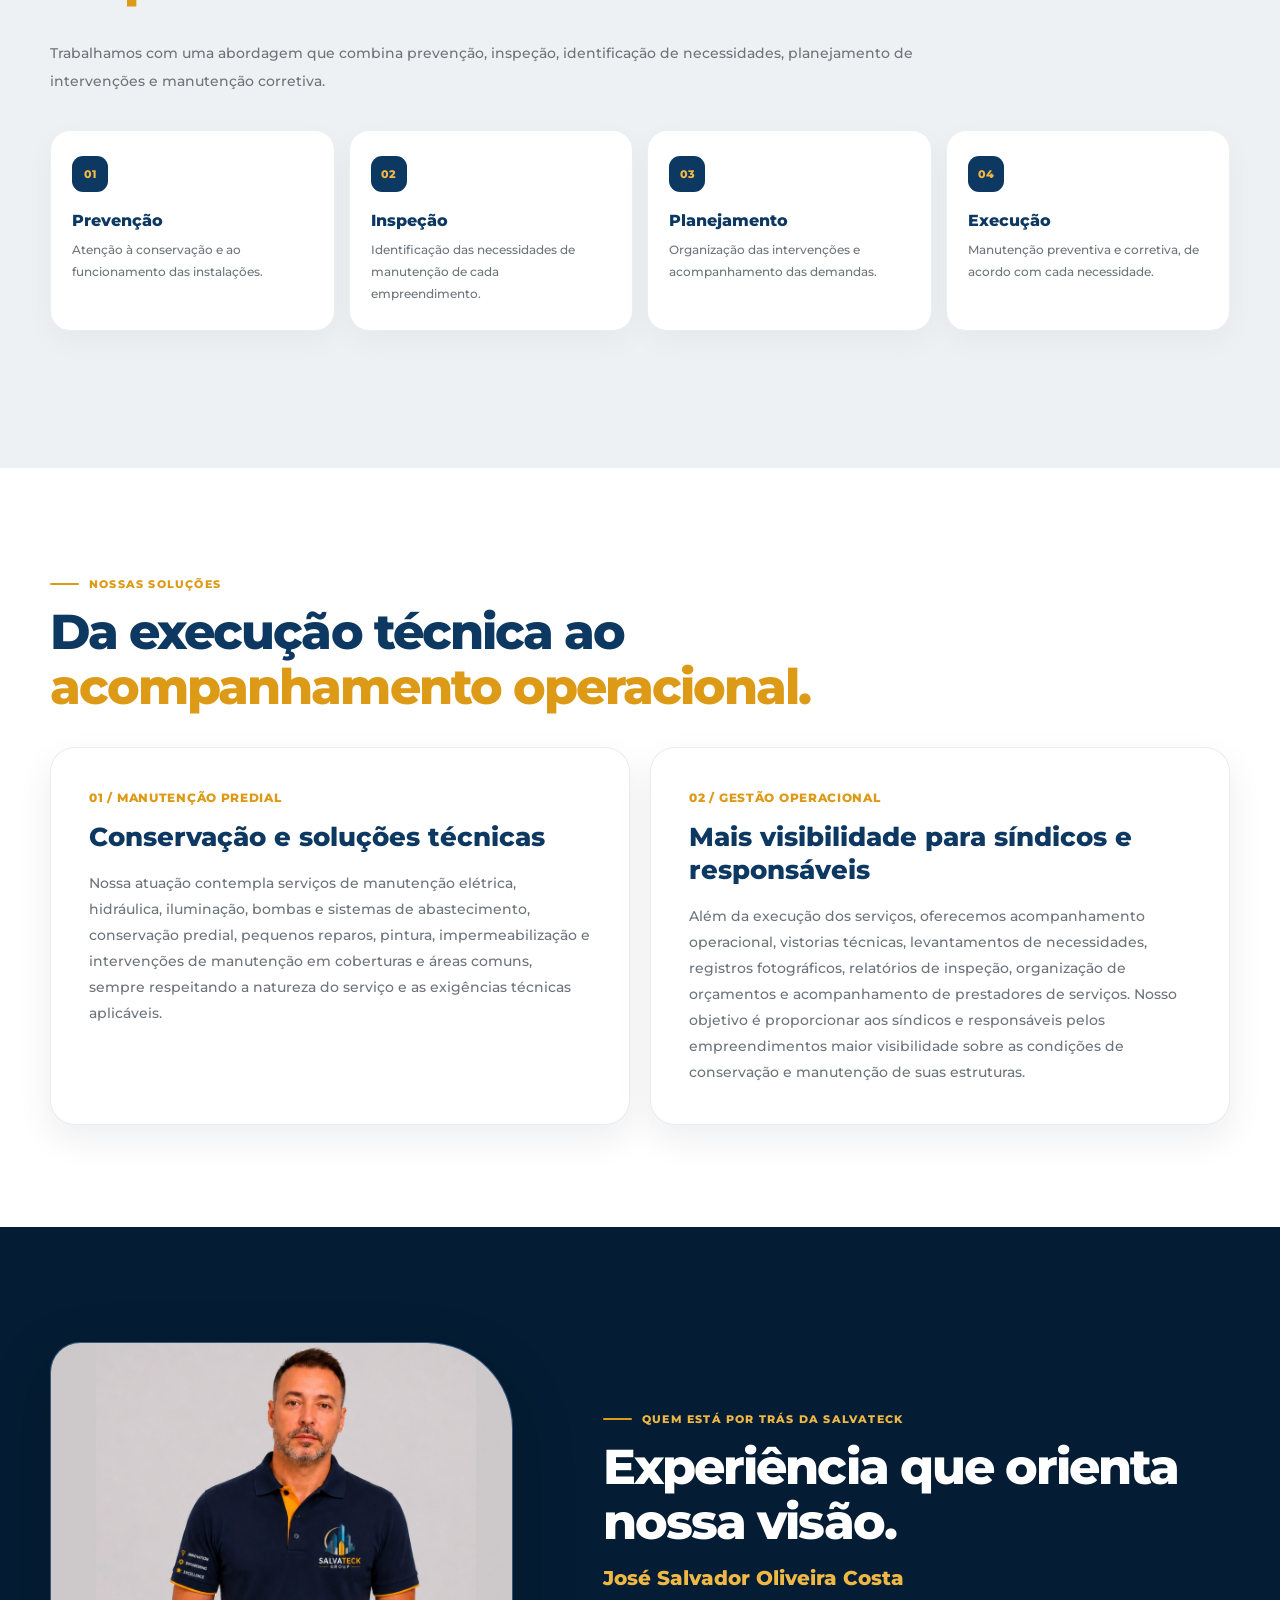
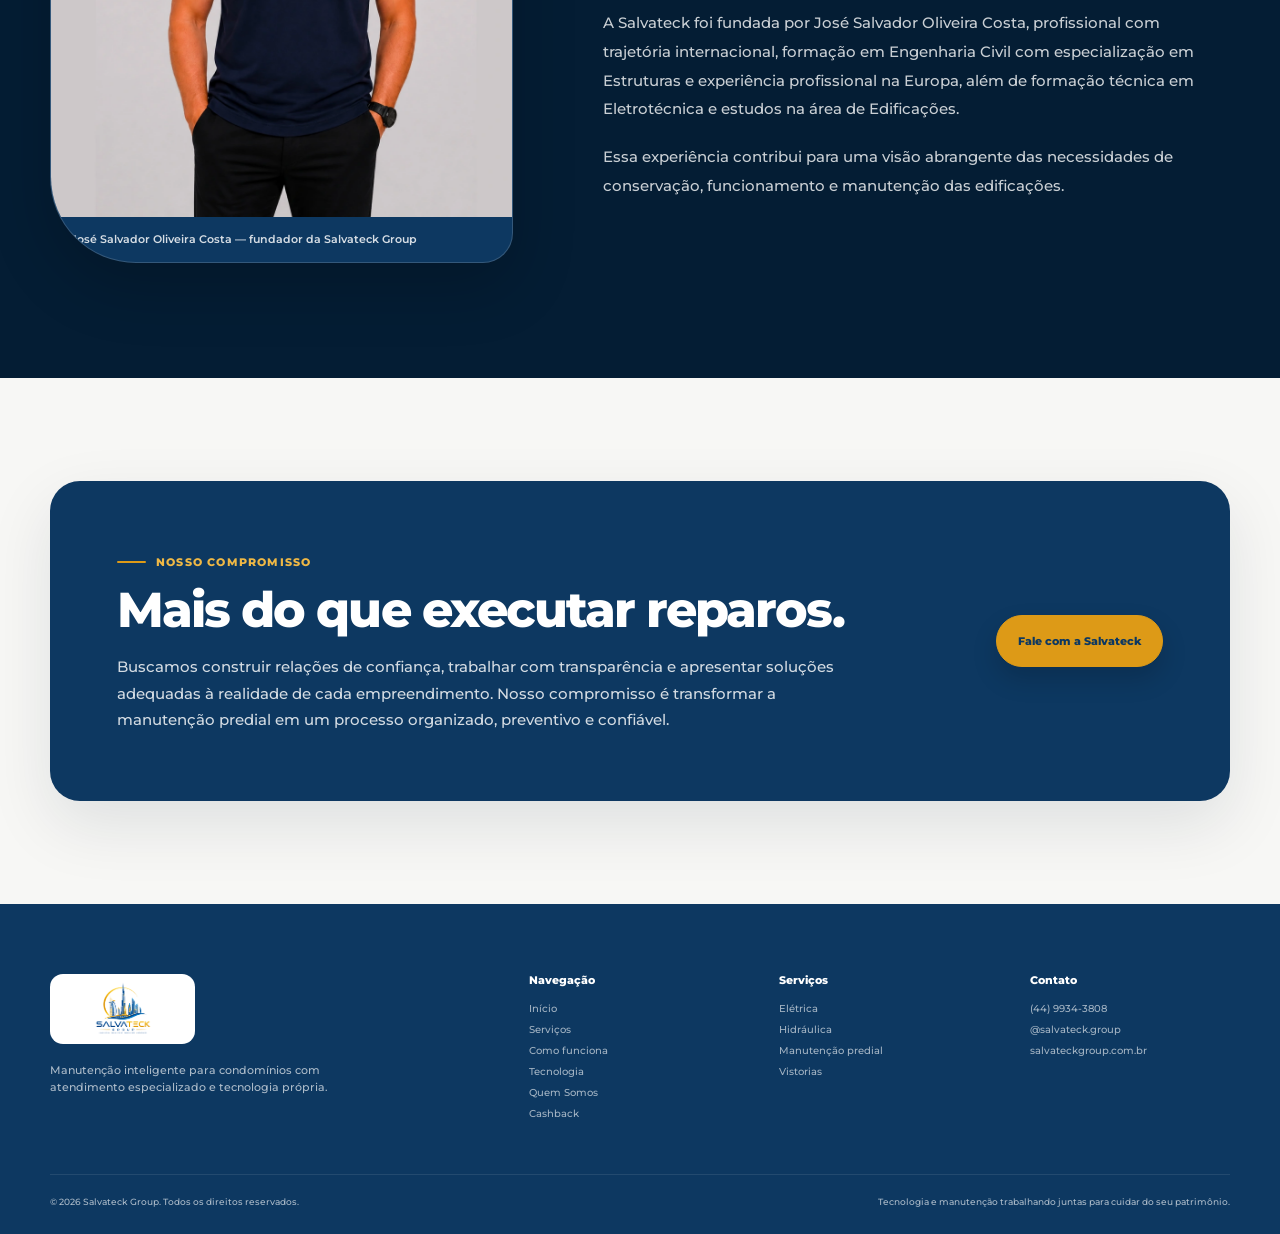
<file: quem-somos.html>
<!DOCTYPE html>
<html lang="pt-BR">
<head>
  <!-- Google Analytics 4 — mesma propriedade da landing -->
  <script async src="https://www.googletagmanager.com/gtag/js?id=G-5KNRWK5TKQ"></script>
  <script>
    window.dataLayer = window.dataLayer || [];
    function gtag() { dataLayer.push(arguments); }
    gtag("js", new Date());
    gtag("config", "G-5KNRWK5TKQ");
  </script>
  <meta charset="UTF-8" />
  <meta name="viewport" content="width=device-width, initial-scale=1.0" />
  <title>Quem Somos | História e Atuação da Salvateck Group</title>
  <meta name="description" content="Conheça a Salvateck Group, fundada em 2024 em Maringá (PR), sua atuação em gestão técnica e manutenção predial e a trajetória do fundador José Salvador Oliveira Costa." />
  <meta name="robots" content="index, follow" />
  <link rel="canonical" href="https://salvateckgroup.com.br/quem-somos.html" />
  <meta name="theme-color" content="#0D3861" />

  <meta property="og:type" content="website" />
  <meta property="og:site_name" content="Salvateck Group" />
  <meta property="og:locale" content="pt_BR" />
  <meta property="og:url" content="https://salvateckgroup.com.br/quem-somos.html" />
  <meta property="og:title" content="Quem Somos | História e Atuação da Salvateck Group" />
  <meta property="og:description" content="Conheça a origem da Salvateck Group, seu compromisso com a manutenção predial e a trajetória do fundador José Salvador Oliveira Costa." />
  <meta property="og:image" content="https://salvateckgroup.com.br/assets/images/compartilhamento-salvateck.png" />
  <meta property="og:image:alt" content="Salvateck Group — Gestão Técnica e Manutenção Predial" />
  <meta name="twitter:card" content="summary_large_image" />
  <meta name="twitter:title" content="Quem Somos | Salvateck Group" />
  <meta name="twitter:description" content="Conheça a história, o fundador e a atuação da Salvateck Group." />
  <meta name="twitter:image" content="https://salvateckgroup.com.br/assets/images/compartilhamento-salvateck.png" />
  <script type="application/ld+json">
{
  "@context": "https://schema.org",
  "@graph": [
    {
      "@type": "Organization",
      "@id": "https://salvateckgroup.com.br/#organization",
      "name": "Salvateck Group",
      "legalName": "Salvateck Group Ltda.",
      "url": "https://salvateckgroup.com.br/",
      "logo": "https://salvateckgroup.com.br/assets/logo.salvateck.png",
      "image": "https://salvateckgroup.com.br/assets/images/profissional-salvateck.webp",
      "foundingDate": "2024",
      "foundingLocation": {
        "@type": "Place",
        "name": "Maringá, Paraná, Brasil"
      },
      "founder": {
        "@type": "Person",
        "name": "José Salvador Oliveira Costa"
      },
      "sameAs": [
        "https://www.instagram.com/salvateck.group/"
      ],
      "description": "Empresa especializada em gestão técnica, manutenção predial e gestão operacional de serviços para condomínios, edifícios residenciais e empreendimentos comerciais."
    },
    {
      "@type": "AboutPage",
      "@id": "https://salvateckgroup.com.br/quem-somos.html#webpage",
      "url": "https://salvateckgroup.com.br/quem-somos.html",
      "name": "Quem Somos | Salvateck Group",
      "inLanguage": "pt-BR",
      "about": {
        "@id": "https://salvateckgroup.com.br/#organization"
      }
    }
  ]
}
  </script>

  <link rel="preconnect" href="https://fonts.googleapis.com" />
  <link rel="preconnect" href="https://fonts.gstatic.com" crossorigin />
  <link href="https://fonts.googleapis.com/css2?family=Montserrat:wght@400;500;600;700;800&display=swap" rel="stylesheet" />
  <link rel="icon" type="image/png" href="assets/images/favicon-salvateck-32.png" />
  <link rel="apple-touch-icon" href="assets/images/apple-touch-icon-salvateck.png" />
  <link rel="stylesheet" href="css/style.css" />
  <link rel="stylesheet" href="css/quem-somos.css" />
</head>
<body class="page-about">
  <header class="site-header" id="topo">
    <div class="site-header__container">
      <a href="index.html" class="site-logo" aria-label="Salvateck Group — Página inicial">
        <img src="assets/logo.salvateck.png" alt="Salvateck Group" />
      </a>
      <nav class="site-nav" id="site-nav" aria-label="Navegação principal">
        <a href="index.html">Início</a>
        <a href="index.html#servicos">Serviços</a>
        <a href="index.html#como-funciona">Como funciona</a>
        <a href="index.html#tecnologia">Tecnologia</a>
        <a href="index.html#diferenciais">Diferenciais</a>
        <a href="quem-somos.html" aria-current="page">Quem Somos</a>
        <a href="cashback.html">Cashback</a>
        <a href="index.html#contato">Contato</a>
      </nav>
      <a href="https://wa.me/554499343808" class="header-cta" target="_blank" rel="noopener noreferrer">
        Solicitar atendimento
        <svg viewBox="0 0 24 24" aria-hidden="true">
          <path d="M5 12h14"></path><path d="m13 6 6 6-6 6"></path>
        </svg>
      </a>
      <button type="button" class="menu-button" id="menu-button" aria-label="Abrir menu" aria-expanded="false" aria-controls="site-nav">
        <span></span><span></span><span></span>
      </button>
    </div>
  </header>

  <main id="conteudo-principal">
    <section class="about-hero" aria-labelledby="sobre-titulo">
      <div class="about-hero__container">
        <div class="about-hero__copy">
          <span class="section-eyebrow">Conheça a Salvateck</span>
          <h1 id="sobre-titulo">Quem Somos <span>Gestão técnica com propósito.</span></h1>
          <p class="about-hero__lead">
            A Salvateck Group Ltda. é especializada em soluções técnicas, manutenção predial e gestão operacional de serviços para condomínios, edifícios residenciais e empreendimentos comerciais.
          </p>
          <div class="about-hero__actions">
            <a class="button button--primary" href="#nossa-historia">Conheça nossa história</a>
            <a class="button button--secondary" href="index.html#servicos">Nossos serviços</a>
          </div>
          <div class="about-hero__facts" aria-label="Informações sobre a empresa">
            <span class="about-hero__fact">Fundada em 2024</span>
            <span class="about-hero__fact">Maringá, Paraná</span>
            <span class="about-hero__fact">Manutenção e gestão predial</span>
          </div>
        </div>
        <figure class="about-hero__media">
          <img src="assets/images/hero-condominio.png" alt="Edifício residencial, ambiente de atuação da Salvateck na manutenção predial" fetchpriority="high" />
          <figcaption><strong>Salvateck Group</strong>Cuidado com a infraestrutura, segurança e conservação do patrimônio.</figcaption>
        </figure>
      </div>
    </section>

    <section class="about-section about-section--white" id="nossa-historia" aria-labelledby="historia-titulo">
      <div class="about-section__container">
        <div class="about-section__heading">
          <span class="section-eyebrow">Nossa história</span>
          <h2 id="historia-titulo">Uma empresa que nasceu para <span>cuidar melhor dos edifícios.</span></h2>
        </div>
        <div class="about-prose">
          <p>
            Fundada em <strong>2024, em Maringá, Paraná</strong>, a Salvateck nasceu com um propósito muito claro: oferecer uma maneira mais organizada, eficiente e profissional de cuidar da infraestrutura dos edifícios, valorizando a conservação do patrimônio, a segurança das instalações e a qualidade de vida de quem utiliza esses espaços diariamente.
          </p>
          <p>
            Acreditamos que a manutenção de um condomínio não deve acontecer apenas quando surge um problema. Deve ser planejada, acompanhada e executada de maneira responsável.
          </p>
        </div>
      </div>
    </section>

    <section class="about-section about-section--soft" id="nossa-atuacao" aria-labelledby="atuacao-titulo">
      <div class="about-section__container">
        <div class="about-section__heading">
          <span class="section-eyebrow">Nossa forma de trabalhar</span>
          <h2 id="atuacao-titulo">Planejamento, prevenção e <span>responsabilidade.</span></h2>
        </div>
        <div class="about-prose">
          <p>
            Trabalhamos com uma abordagem que combina prevenção, inspeção, identificação de necessidades, planejamento de intervenções e manutenção corretiva.
          </p>
        </div>
        <div class="about-principles">
          <article class="about-principle">
            <span class="about-principle__number" aria-hidden="true">01</span>
            <h3>Prevenção</h3>
            <p>Atenção à conservação e ao funcionamento das instalações.</p>
          </article>
          <article class="about-principle">
            <span class="about-principle__number" aria-hidden="true">02</span>
            <h3>Inspeção</h3>
            <p>Identificação das necessidades de manutenção de cada empreendimento.</p>
          </article>
          <article class="about-principle">
            <span class="about-principle__number" aria-hidden="true">03</span>
            <h3>Planejamento</h3>
            <p>Organização das intervenções e acompanhamento das demandas.</p>
          </article>
          <article class="about-principle">
            <span class="about-principle__number" aria-hidden="true">04</span>
            <h3>Execução</h3>
            <p>Manutenção preventiva e corretiva, de acordo com cada necessidade.</p>
          </article>
        </div>
      </div>
    </section>

    <section class="about-section about-section--white" id="solucoes" aria-labelledby="solucoes-titulo">
      <div class="about-section__container">
        <div class="about-section__heading">
          <span class="section-eyebrow">Nossas soluções</span>
          <h2 id="solucoes-titulo">Da execução técnica ao <span>acompanhamento operacional.</span></h2>
        </div>
        <div class="about-scope">
          <article class="about-scope__card">
            <span class="about-scope__tag">01 / MANUTENÇÃO PREDIAL</span>
            <h3>Conservação e soluções técnicas</h3>
            <p>
              Nossa atuação contempla serviços de manutenção elétrica, hidráulica, iluminação, bombas e sistemas de abastecimento, conservação predial, pequenos reparos, pintura, impermeabilização e intervenções de manutenção em coberturas e áreas comuns, sempre respeitando a natureza do serviço e as exigências técnicas aplicáveis.
            </p>
          </article>
          <article class="about-scope__card">
            <span class="about-scope__tag">02 / GESTÃO OPERACIONAL</span>
            <h3>Mais visibilidade para síndicos e responsáveis</h3>
            <p>
              Além da execução dos serviços, oferecemos acompanhamento operacional, vistorias técnicas, levantamentos de necessidades, registros fotográficos, relatórios de inspeção, organização de orçamentos e acompanhamento de prestadores de serviços. Nosso objetivo é proporcionar aos síndicos e responsáveis pelos empreendimentos maior visibilidade sobre as condições de conservação e manutenção de suas estruturas.
            </p>
          </article>
        </div>
      </div>
    </section>

    <section class="about-founder" id="fundador" aria-labelledby="fundador-titulo">
      <div class="about-founder__container">
        <figure class="about-founder__portrait">
          <img src="assets/images/profissional-salvateck.webp" alt="José Salvador Oliveira Costa, fundador da Salvateck Group" loading="lazy" />
          <figcaption>José Salvador Oliveira Costa — fundador da Salvateck Group</figcaption>
        </figure>
        <div class="about-founder__copy">
          <span class="section-eyebrow section-eyebrow--light">Quem está por trás da Salvateck</span>
          <h2 id="fundador-titulo">Experiência que orienta nossa visão.</h2>
          <p class="about-founder__name">José Salvador Oliveira Costa</p>
          <p>
            A Salvateck foi fundada por José Salvador Oliveira Costa, profissional com trajetória internacional, formação em Engenharia Civil com especialização em Estruturas e experiência profissional na Europa, além de formação técnica em Eletrotécnica e estudos na área de Edificações.
          </p>
          <p>
            Essa experiência contribui para uma visão abrangente das necessidades de conservação, funcionamento e manutenção das edificações.
          </p>
        </div>
      </div>
    </section>

    <section class="about-commitment" id="compromisso" aria-labelledby="compromisso-titulo">
      <div class="about-commitment__container">
        <div class="about-commitment__card">
          <div>
            <span class="section-eyebrow section-eyebrow--light">Nosso compromisso</span>
            <h2 id="compromisso-titulo">Mais do que executar reparos.</h2>
            <p>
              Buscamos construir relações de confiança, trabalhar com transparência e apresentar soluções adequadas à realidade de cada empreendimento. Nosso compromisso é transformar a manutenção predial em um processo organizado, preventivo e confiável.
            </p>
          </div>
          <a class="button button--accent" href="https://wa.me/554499343808" target="_blank" rel="noopener noreferrer">Fale com a Salvateck</a>
        </div>
      </div>
    </section>
  </main>

  <footer class="site-footer">

    <div class="section-container">

      <div class="site-footer__top">

        <div class="site-footer__brand">

          <img src="assets/logo.salvateck.png" alt="Salvateck Group" />

          <p>
            Manutenção inteligente para condomínios com atendimento
            especializado e tecnologia própria.
          </p>

        </div>

        <div class="site-footer__column">

          <strong>
            Navegação
          </strong>

          <a href="index.html">
            Início
          </a>

          <a href="index.html#servicos">
            Serviços
          </a>

          <a href="index.html#como-funciona">
            Como funciona
          </a>

          <a href="index.html#tecnologia">
            Tecnologia
          </a>

          <a href="quem-somos.html" aria-current="page">
            Quem Somos
          </a>

          <a href="cashback.html">
            Cashback
          </a>

        </div>

        <div class="site-footer__column">

          <strong>
            Serviços
          </strong>

          <span>
            Elétrica
          </span>

          <span>
            Hidráulica
          </span>

          <span>
            Manutenção predial
          </span>

          <span>
            Vistorias
          </span>

        </div>

        <div class="site-footer__column">

          <strong>
            Contato
          </strong>

          <a href="https://wa.me/554499343808" target="_blank" rel="noopener noreferrer">
            (44) 9934-3808
          </a>

          <a href="https://www.instagram.com/salvateck.group/" target="_blank" rel="noopener noreferrer">
            @salvateck.group
          </a>

          <a href="https://salvateckgroup.com.br" target="_blank" rel="noopener noreferrer">
            salvateckgroup.com.br
          </a>

        </div>

      </div>

      <div class="site-footer__bottom">

        <span>
          © 2026 Salvateck Group. Todos os direitos reservados.
        </span>

        <span>
          Tecnologia e manutenção trabalhando juntas para cuidar do seu patrimônio.
        </span>

      </div>

    </div>

  </footer>

  <a href="https://wa.me/554499343808" class="floating-whatsapp" target="_blank" rel="noopener noreferrer" aria-label="Falar com a Salvateck pelo WhatsApp">
    <svg viewBox="0 0 24 24" aria-hidden="true">
      <path d="M20 11.5a8 8 0 0 1-11.8 7L4 20l1.5-4A8 8 0 1 1 20 11.5Z"></path>
      <path d="M8.5 8.5c.5 3 2 4.5 5 5"></path>
    </svg>
  </a>
  <script src="js/script.js"></script>
</body>
</html>
</file>
<file: css/style.css>
/* =========================================================
   SALVATECK
   Landing Page Institucional
========================================================= */

/* =========================================================
   CONFIGURAÇÕES
========================================================= */

:root {
  --color-primary: #0d3861;
  --color-primary-dark: #082b4c;
  --color-primary-deep: #041d34;

  --color-accent: #dd9a17;
  --color-accent-light: #efb845;

  --color-background: #f7f7f5;
  --color-background-alt: #eef1f3;

  --color-white: #ffffff;

  --color-text: #2b2f33;
  --color-text-soft: #6d747a;
  --color-text-light: #8c9398;

  --page-width: 1180px;
  --page-padding: clamp(20px, 5vw, 42px);

  --section-space: clamp(78px, 10vw, 125px);

  --radius-small: 14px;
  --radius-medium: 22px;
  --radius-large: 34px;
  --radius-pill: 999px;

  --shadow-soft: 0 24px 65px rgba(4, 29, 52, 0.1);

  --shadow-card: 0 14px 35px rgba(4, 29, 52, 0.075);
}

/* =========================================================
   RESET
========================================================= */

* {
  margin: 0;
  padding: 0;

  box-sizing: border-box;
}

html {
  scroll-behavior: smooth;
}

body {
  min-width: 320px;

  overflow-x: hidden;

  font-family: "Montserrat", sans-serif;

  color: var(--color-text);
  background-color: var(--color-background);
}

body,
button,
input,
textarea,
select {
  font-family: "Montserrat", sans-serif;
}

img {
  display: block;

  max-width: 100%;
}

a {
  color: inherit;
  text-decoration: none;
}

button {
  border: none;
}

ul {
  list-style: none;
}

svg {
  display: block;
}

/* =========================================================
   ELEMENTOS GERAIS
========================================================= */

.section {
  padding: var(--section-space) var(--page-padding);
}

.section-container {
  width: min(100%, var(--page-width));

  margin: 0 auto;
}

.section-eyebrow {
  display: inline-flex;
  align-items: center;
  gap: 10px;

  font-size: 0.68rem;
  font-weight: 800;
  text-transform: uppercase;
  letter-spacing: 0.11em;

  color: var(--color-accent);
}

.section-eyebrow::before {
  content: "";

  width: 29px;
  height: 2px;

  background-color: var(--color-accent);

  border-radius: var(--radius-pill);
}

.section-eyebrow--light {
  color: var(--color-accent-light);
}

.section-heading {
  max-width: 690px;
}

.section-heading--center {
  margin-inline: auto;

  text-align: center;
}

.section-heading--center .section-eyebrow {
  justify-content: center;
}

.section-heading h2,
.process__intro h2,
.technology__content h2,
.preventive__content h2,
.why-us__content h2,
.final-cta__content h2 {
  margin-top: 15px;

  font-size: clamp(2rem, 4.4vw, 3.35rem);
  font-weight: 800;
  line-height: 1.08;
  letter-spacing: -0.045em;

  color: var(--color-primary);
}

.section-heading h2 span,
.process__intro h2 span,
.technology__content h2 span,
.preventive__content h2 span,
.why-us__content h2 span,
.final-cta__content h2 span {
  color: var(--color-accent);
}

.section-heading > p {
  margin-top: 18px;

  font-size: 0.88rem;
  font-weight: 500;
  line-height: 1.75;

  color: var(--color-text-soft);
}

/* =========================================================
   BOTÕES
========================================================= */

.button {
  min-height: 52px;

  display: inline-flex;
  align-items: center;
  justify-content: center;
  gap: 10px;

  padding: 0 21px;

  cursor: pointer;

  font-size: 0.7rem;
  font-weight: 800;

  border-radius: var(--radius-pill);

  transition:
    transform 180ms ease,
    background-color 180ms ease,
    color 180ms ease,
    border-color 180ms ease,
    box-shadow 180ms ease;
}

.button svg {
  width: 18px;
  height: 18px;

  fill: none;
  stroke: currentColor;
  stroke-width: 2;
  stroke-linecap: round;
  stroke-linejoin: round;
}

.button--primary {
  color: var(--color-primary);
  background-color: var(--color-accent);

  border: 1px solid var(--color-accent);

  box-shadow: 0 10px 24px rgba(221, 154, 23, 0.22);
}

.button--primary:hover {
  transform: translateY(-2px);

  background-color: var(--color-accent-light);

  box-shadow: 0 14px 30px rgba(221, 154, 23, 0.28);
}

.button--secondary {
  color: var(--color-primary);
  background-color: transparent;

  border: 1px solid rgba(13, 56, 97, 0.17);
}

.button--secondary:hover {
  transform: translateY(-2px);

  background-color: rgba(13, 56, 97, 0.055);
}

.button--light {
  color: var(--color-primary);
  background-color: var(--color-white);

  border: 1px solid rgba(255, 255, 255, 0.7);
}

.button--light:hover {
  transform: translateY(-2px);

  background-color: #f5f5f5;
}

.button--accent {
  color: var(--color-primary);
  background-color: var(--color-accent);

  border: 1px solid var(--color-accent);

  box-shadow: 0 12px 26px rgba(0, 0, 0, 0.16);
}

.button--accent:hover {
  transform: translateY(-2px);

  background-color: var(--color-accent-light);
}

/* =========================================================
   CABEÇALHO
========================================================= */

.site-header {
  position: relative;
  z-index: 50;

  width: 100%;

  background-color: rgba(247, 247, 245, 0.96);

  border-bottom: 1px solid rgba(13, 56, 97, 0.07);

  backdrop-filter: blur(14px);
}

.site-header__container {
  width: min(calc(100% - (var(--page-padding) * 2)), var(--page-width));

  min-height: 86px;

  display: flex;
  align-items: center;
  gap: 25px;

  margin: 0 auto;
}

.site-logo {
  flex: 0 0 auto;

  width: 140px;

  border: none;
  outline: none;
  background: transparent;
  box-shadow: none;
}

.site-logo img {
  width: 100%;
  height: 60px;

  display: block;

  object-fit: contain;

  border: none;
  outline: none;
  background: transparent;
  box-shadow: none;
}

.site-logo:focus {
  outline: none;
}

.site-logo:focus-visible {
  outline: 2px solid var(--color-accent);
  outline-offset: 5px;

  border-radius: 8px;
}

.site-nav {
  display: flex;
  align-items: center;
  gap: 25px;

  margin-left: auto;
}

.site-nav a {
  position: relative;

  padding: 10px 0;

  font-size: 0.67rem;
  font-weight: 700;

  color: #566069;

  transition:
    color 180ms ease,
    transform 180ms ease;
}

.site-nav a::after {
  content: "";

  position: absolute;
  left: 0;
  bottom: 3px;

  width: 0;
  height: 2px;

  background-color: var(--color-accent);

  border-radius: var(--radius-pill);

  transition: width 180ms ease;
}

.site-nav a:hover {
  color: var(--color-primary);
}

.site-nav a:hover::after {
  width: 100%;
}

.header-cta {
  flex: 0 0 auto;

  min-height: 44px;

  display: inline-flex;
  align-items: center;
  justify-content: center;
  gap: 8px;

  padding: 0 17px;

  font-size: 0.63rem;
  font-weight: 800;

  color: var(--color-primary);
  background-color: var(--color-accent);

  border-radius: var(--radius-pill);

  box-shadow: 0 8px 20px rgba(221, 154, 23, 0.18);

  transition:
    transform 180ms ease,
    background-color 180ms ease;
}

.header-cta:hover {
  transform: translateY(-2px);

  background-color: var(--color-accent-light);
}

.header-cta svg {
  width: 16px;
  height: 16px;

  fill: none;
  stroke: currentColor;
  stroke-width: 2;
  stroke-linecap: round;
  stroke-linejoin: round;
}

.menu-button {
  width: 44px;
  height: 44px;

  display: none;

  margin-left: auto;
  padding: 10px;

  cursor: pointer;

  background-color: var(--color-primary);

  border-radius: 50%;
}

.menu-button span {
  width: 20px;
  height: 2px;

  display: block;

  margin: 3px auto;

  background-color: var(--color-white);

  border-radius: var(--radius-pill);
}

/* =========================================================
   HERO
========================================================= */

.hero {
  position: relative;

  padding: clamp(58px, 7vw, 88px) var(--page-padding) clamp(78px, 9vw, 115px);

  overflow: hidden;

  background: linear-gradient(180deg, #f7f7f5 0%, #f7f7f5 72%, #f0f2f3 100%);
}

.hero::before {
  content: "";

  position: absolute;
  top: -300px;
  right: -220px;

  width: 620px;
  height: 620px;

  pointer-events: none;

  background-color: rgba(221, 154, 23, 0.07);

  border-radius: 50%;
}

.hero__container {
  position: relative;
  z-index: 2;

  width: min(100%, var(--page-width));

  display: grid;
  grid-template-columns:
    minmax(0, 0.9fr)
    minmax(450px, 1.1fr);
  align-items: center;
  gap: clamp(55px, 8vw, 100px);

  margin: 0 auto;
}

.hero__content {
  min-width: 0;
}

.hero h1 {
  max-width: 650px;

  margin-top: 17px;

  font-size: clamp(2.7rem, 6vw, 4.55rem);
  font-weight: 800;
  line-height: 1.01;
  letter-spacing: -0.058em;

  color: var(--color-primary);
}

.hero h1 span {
  display: block;

  margin-top: 8px;

  color: var(--color-accent);
}

.hero__description {
  max-width: 590px;

  margin-top: 24px;

  font-size: clamp(0.88rem, 1.5vw, 1rem);
  font-weight: 500;
  line-height: 1.75;

  color: var(--color-text-soft);
}

.hero__actions {
  display: flex;
  flex-wrap: wrap;
  gap: 11px;

  margin-top: 31px;
}

/* =========================================================
   BENEFÍCIOS NO HERO
========================================================= */

.hero__trust {
  display: flex;
  flex-wrap: wrap;
  gap: 13px 24px;

  margin-top: 31px;
}

.hero__trust-item {
  display: flex;
  align-items: center;
  gap: 8px;
}

.hero__trust-icon {
  width: 30px;
  height: 30px;

  display: grid;
  place-items: center;

  color: var(--color-primary);
  background-color: rgba(221, 154, 23, 0.15);

  border-radius: 10px;
}

.hero__trust-icon svg {
  width: 16px;
  height: 16px;

  fill: none;
  stroke: currentColor;
  stroke-width: 1.8;
  stroke-linecap: round;
  stroke-linejoin: round;
}

.hero__trust-item > span:last-child {
  font-size: 0.59rem;
  font-weight: 700;

  color: #677078;
}

/* =========================================================
   VISUAL DO HERO
========================================================= */

.hero__visual {
  position: relative;

  min-height: 570px;
}

.hero__image {
  position: absolute;
  top: 0;
  right: 0;

  width: min(100%, 540px);
  height: 525px;

  overflow: hidden;

  background-color: #e4e8ea;

  border-radius: 90px 25px 90px 25px;

  box-shadow: 0 28px 70px rgba(4, 29, 52, 0.14);
}

.hero__image img {
  width: 100%;
  height: 100%;

  object-fit: cover;
  object-position: center;
}

.hero__badge {
  position: absolute;
  z-index: 5;
  left: -20px;
  bottom: 52px;

  width: min(72%, 335px);

  display: flex;
  align-items: center;
  gap: 12px;

  padding: 16px;

  background-color: rgba(255, 255, 255, 0.96);

  border: 1px solid rgba(13, 56, 97, 0.07);
  border-radius: 18px;

  box-shadow: 0 18px 40px rgba(4, 29, 52, 0.13);

  backdrop-filter: blur(12px);
}

.hero__badge-icon {
  flex: 0 0 auto;

  width: 42px;
  height: 42px;

  display: grid;
  place-items: center;

  color: var(--color-primary);
  background-color: rgba(221, 154, 23, 0.17);

  border-radius: 13px;
}

.hero__badge-icon svg {
  width: 21px;
  height: 21px;

  fill: none;
  stroke: currentColor;
  stroke-width: 1.8;
  stroke-linecap: round;
  stroke-linejoin: round;
}

.hero__badge div {
  min-width: 0;
}

.hero__badge strong,
.hero__badge div > span {
  display: block;
}

.hero__badge strong {
  font-size: 0.65rem;
  font-weight: 800;
  line-height: 1.35;

  color: var(--color-primary);
}

.hero__badge div > span {
  margin-top: 3px;

  font-size: 0.54rem;
  font-weight: 600;
  line-height: 1.4;

  color: var(--color-text-soft);
}

.hero__technology {
  position: absolute;
  z-index: 4;
  top: 35px;
  right: -25px;

  width: 210px;

  padding: 14px 16px;

  color: var(--color-white);
  background-color: var(--color-primary);

  border-radius: 15px;

  box-shadow: 0 16px 35px rgba(4, 29, 52, 0.22);
}

.hero__technology span,
.hero__technology strong {
  display: block;
}

.hero__technology span {
  font-size: 0.51rem;
  font-weight: 800;
  text-transform: uppercase;
  letter-spacing: 0.07em;

  color: var(--color-accent);
}

.hero__technology strong {
  margin-top: 5px;

  font-size: 0.62rem;
  font-weight: 700;
  line-height: 1.45;
}

/* =========================================================
   SERVIÇOS
========================================================= */

.services {
  background-color: var(--color-white);
}

.services-grid {
  display: grid;
  grid-template-columns: repeat(3, minmax(0, 1fr));
  gap: 16px;

  margin-top: 54px;
}

.service-card {
  position: relative;

  min-height: 250px;

  padding: 28px;

  overflow: hidden;

  background-color: #f7f7f5;

  border: 1px solid rgba(13, 56, 97, 0.07);
  border-radius: 22px;

  transition:
    transform 180ms ease,
    box-shadow 180ms ease,
    border-color 180ms ease,
    background-color 180ms ease;
}

.service-card::before {
  content: "";

  position: absolute;
  top: 0;
  left: 0;

  width: 100%;
  height: 3px;

  background-color: transparent;

  transition: background-color 180ms ease;
}

.service-card:hover {
  transform: translateY(-5px);

  background-color: var(--color-white);

  border-color: rgba(221, 154, 23, 0.3);

  box-shadow: var(--shadow-card);
}

.service-card:hover::before {
  background-color: var(--color-accent);
}

.service-card__icon {
  width: 48px;
  height: 48px;

  display: grid;
  place-items: center;

  color: var(--color-primary);
  background-color: rgba(221, 154, 23, 0.15);

  border-radius: 14px;
}

.service-card__icon svg {
  width: 24px;
  height: 24px;

  fill: none;
  stroke: currentColor;
  stroke-width: 1.8;
  stroke-linecap: round;
  stroke-linejoin: round;
}

.service-card h3 {
  margin-top: 23px;

  font-size: 0.98rem;
  font-weight: 800;

  color: var(--color-primary);
}

.service-card p {
  margin-top: 11px;

  font-size: 0.69rem;
  font-weight: 500;
  line-height: 1.65;

  color: var(--color-text-soft);
}

/* =========================================================
   COMO FUNCIONA
========================================================= */

.process {
  color: var(--color-white);

  background-color: var(--color-primary);
}

.process__intro {
  display: grid;
  grid-template-columns:
    minmax(0, 1fr)
    minmax(300px, 0.75fr);
  align-items: end;
  gap: 60px;
}

.process__intro h2 {
  color: var(--color-white);
}

.process__intro > p {
  font-size: 0.92rem;
  font-weight: 500;
  line-height: 1.7;

  color: rgba(255, 255, 255, 0.72);
}

.process-flow {
  display: grid;
  grid-template-columns: repeat(3, minmax(0, 1fr));
  column-gap: 46px;
  row-gap: 46px;

  margin-top: 58px;
}

.process-step {
  position: relative;

  min-width: 0;
  min-height: 215px;

  padding: 27px;

  background-color: rgba(255, 255, 255, 0.055);

  border: 1px solid rgba(255, 255, 255, 0.1);
  border-radius: 22px;

  transition:
    transform 180ms ease,
    background-color 180ms ease,
    border-color 180ms ease;
}

.process-step:hover {
  transform: translateY(-3px);

  background-color: rgba(255, 255, 255, 0.075);

  border-color: rgba(221, 154, 23, 0.3);
}

.process-step__number {
  display: block;

  font-size: 0.76rem;
  font-weight: 800;
  letter-spacing: 0.05em;

  color: var(--color-accent);
}

.process-step__icon {
  width: 48px;
  height: 48px;

  display: grid;
  place-items: center;

  margin-top: 21px;

  color: var(--color-primary);
  background-color: var(--color-accent);

  border-radius: 14px;
}

.process-step__icon svg {
  width: 23px;
  height: 23px;

  fill: none;
  stroke: currentColor;
  stroke-width: 1.8;
  stroke-linecap: round;
  stroke-linejoin: round;
}

.process-step h3 {
  margin-top: 20px;

  font-size: 1.05rem;
  font-weight: 800;
  line-height: 1.35;

  color: var(--color-white);
}

.process-step p {
  max-width: 320px;

  margin-top: 10px;

  font-size: 0.84rem;
  font-weight: 500;
  line-height: 1.6;

  color: rgba(255, 255, 255, 0.76);
}

@media (min-width: 621px) {
  .process-step:nth-child(4) {
    grid-column: 3;
    grid-row: 2;
  }

  .process-step:nth-child(5) {
    grid-column: 2;
    grid-row: 2;
  }

  .process-step:nth-child(6) {
    grid-column: 1;
    grid-row: 2;
  }

  .process-step::after {
    content: "→";

    position: absolute;
    z-index: 3;
    top: 50%;
    right: -38px;

    width: 30px;
    height: 30px;

    display: grid;
    place-items: center;

    font-size: 0.95rem;
    font-weight: 800;

    color: var(--color-accent);
    background-color: var(--color-primary);

    border: 1px solid rgba(221, 154, 23, 0.45);
    border-radius: 50%;

    transform: translateY(-50%);
  }

  .process-step:nth-child(3)::after {
    content: "↓";

    top: auto;
    right: 50%;
    bottom: -38px;

    transform: translateX(50%);
  }

  .process-step:nth-child(4)::after,
  .process-step:nth-child(5)::after {
    content: "←";

    right: auto;
    left: -38px;
  }

  .process-step:nth-child(6)::after {
    display: none;
  }
}

/* =========================================================
   TECNOLOGIA
========================================================= */

.technology {
  overflow: hidden;

  background-color: var(--color-background);
}

.technology__grid {
  display: grid;
  grid-template-columns:
    minmax(0, 0.9fr)
    minmax(440px, 1.1fr);
  align-items: center;
  gap: clamp(60px, 9vw, 110px);
}

.technology__content > p {
  max-width: 580px;

  margin-top: 21px;

  font-size: 0.79rem;
  font-weight: 500;
  line-height: 1.75;

  color: var(--color-text-soft);
}

.feature-list {
  display: grid;
  grid-template-columns: repeat(2, minmax(0, 1fr));
  gap: 10px;

  margin-top: 27px;
}

.feature-list li {
  min-width: 0;

  display: flex;
  align-items: center;
  gap: 9px;

  padding: 11px 12px;

  font-size: 0.61rem;
  font-weight: 700;
  line-height: 1.35;

  color: var(--color-primary);
  background-color: var(--color-white);

  border: 1px solid rgba(13, 56, 97, 0.07);
  border-radius: 12px;
}

.feature-list li > span {
  flex: 0 0 auto;

  width: 23px;
  height: 23px;

  display: grid;
  place-items: center;

  color: #2d704d;
  background-color: #dcefe4;

  border-radius: 50%;
}

.feature-list svg {
  width: 13px;
  height: 13px;

  fill: none;
  stroke: currentColor;
  stroke-width: 2.2;
  stroke-linecap: round;
  stroke-linejoin: round;
}

/* =========================================================
   MOCKUPS
========================================================= */

.technology__visual {
  position: relative;

  min-height: 620px;
}

.phone-mockup {
  position: absolute;

  width: 265px;
  height: 545px;

  overflow: hidden;

  padding: 7px;

  background-color: #111820;

  border: 1px solid rgba(13, 56, 97, 0.22);
  border-radius: 40px;

  box-shadow: 0 30px 70px rgba(4, 29, 52, 0.2);
}

.phone-mockup::before {
  content: "";

  position: absolute;
  z-index: 4;
  top: 13px;
  left: 50%;

  width: 74px;
  height: 19px;

  background-color: #111820;

  border-radius: var(--radius-pill);

  transform: translateX(-50%);
}

.phone-mockup img {
  width: 100%;
  height: 100%;

  object-fit: cover;
  object-position: top center;

  border-radius: 34px;
}

.phone-mockup--back {
  top: 24px;
  right: 18px;

  transform: rotate(6deg);

  opacity: 0.83;
}

.phone-mockup--front {
  z-index: 4;
  top: 60px;
  left: 55px;

  transform: rotate(-4deg);
}

.technology__floating-card {
  position: absolute;
  z-index: 7;
  right: 0;
  bottom: 52px;

  width: 250px;

  display: flex;
  align-items: center;
  gap: 11px;

  padding: 14px;

  background-color: rgba(255, 255, 255, 0.97);

  border: 1px solid rgba(13, 56, 97, 0.07);
  border-radius: 16px;

  box-shadow: 0 18px 40px rgba(4, 29, 52, 0.15);
}

.technology__floating-icon {
  flex: 0 0 auto;

  width: 39px;
  height: 39px;

  display: grid;
  place-items: center;

  color: var(--color-primary);
  background-color: rgba(221, 154, 23, 0.17);

  border-radius: 12px;
}

.technology__floating-icon svg {
  width: 20px;
  height: 20px;

  fill: none;
  stroke: currentColor;
  stroke-width: 1.8;
  stroke-linecap: round;
  stroke-linejoin: round;

  position: relative;
  top: 4px;
}

.technology__floating-card span,
.technology__floating-card strong {
  display: block;
}

.technology__floating-card div > span {
  font-size: 0.52rem;
  font-weight: 700;

  color: var(--color-text-soft);
}

.technology__floating-card strong {
  margin-top: 2px;

  font-size: 0.62rem;
  font-weight: 800;
  line-height: 1.35;

  color: var(--color-primary);
}

/* =========================================================
   MANUTENÇÃO PREVENTIVA
========================================================= */

.preventive {
  padding: 0 var(--page-padding) var(--section-space);

  background-color: var(--color-background);
}

.preventive__card {
  position: relative;

  width: min(100%, var(--page-width));

  min-height: 370px;

  display: grid;
  grid-template-columns: 1fr 260px;
  align-items: center;
  gap: 50px;

  margin: 0 auto;
  padding: clamp(42px, 6vw, 70px) clamp(34px, 7vw, 80px);

  overflow: hidden;

  color: var(--color-white);
  background-color: var(--color-primary);

  border-radius: 32px;

  box-shadow: var(--shadow-soft);
}

.preventive__card::before {
  content: "";

  position: absolute;
  top: -210px;
  right: -130px;

  width: 460px;
  height: 460px;

  background-color: rgba(221, 154, 23, 0.11);

  border-radius: 50%;
}

.preventive__content {
  position: relative;
  z-index: 2;

  max-width: 680px;
}

.preventive__content h2 {
  color: var(--color-white);
}

.preventive__content p {
  max-width: 640px;

  margin-top: 18px;

  font-size: 0.78rem;
  font-weight: 500;
  line-height: 1.75;

  color: rgba(255, 255, 255, 0.68);
}

.preventive__content .button {
  margin-top: 25px;
}

.preventive__icon {
  position: relative;
  z-index: 2;

  width: 190px;
  height: 190px;

  display: grid;
  place-items: center;

  color: var(--color-accent);

  background-color: rgba(255, 255, 255, 0.065);

  border: 1px solid rgba(255, 255, 255, 0.09);
  border-radius: 50%;
}

.preventive__icon svg {
  width: 88px;
  height: 88px;

  fill: none;
  stroke: currentColor;
  stroke-width: 1.4;
  stroke-linecap: round;
  stroke-linejoin: round;
}

/* =========================================================
   DOCUMENTAÇÃO
========================================================= */

.documentation {
  background-color: var(--color-white);
}

.documentation-grid {
  display: grid;
  grid-template-columns: repeat(3, minmax(0, 1fr));
  gap: 13px;

  margin-top: 45px;
}

.document-card {
  min-height: 96px;

  display: flex;
  align-items: center;
  gap: 13px;

  padding: 18px;

  background-color: #f7f7f5;

  border: 1px solid rgba(13, 56, 97, 0.07);
  border-radius: 16px;

  transition:
    transform 180ms ease,
    border-color 180ms ease,
    background-color 180ms ease;
}

.document-card:hover {
  transform: translateY(-3px);

  background-color: var(--color-white);

  border-color: rgba(221, 154, 23, 0.3);
}

.document-card__icon {
  flex: 0 0 auto;

  width: 41px;
  height: 41px;

  display: grid;
  place-items: center;

  color: var(--color-primary);
  background-color: rgba(221, 154, 23, 0.15);

  border-radius: 12px;
}

.document-card__icon svg {
  width: 21px;
  height: 21px;

  fill: none;
  stroke: currentColor;
  stroke-width: 1.8;
  stroke-linecap: round;
  stroke-linejoin: round;
}

.document-card strong {
  font-size: 0.65rem;
  font-weight: 800;
  line-height: 1.35;

  color: var(--color-primary);
}

/* =========================================================
   POR QUE A SALVATECK
========================================================= */

.why-us {
  background-color: var(--color-background-alt);
}

.why-us__grid {
  display: grid;
  grid-template-columns:
    minmax(380px, 0.95fr)
    minmax(0, 1.05fr);
  align-items: center;
  gap: clamp(55px, 8vw, 95px);
}

.why-us__image {
  height: 610px;

  overflow: hidden;

  background-color: #dfe3e5;

  border-radius: 30px 100px 30px 100px;

  box-shadow: 0 25px 60px rgba(4, 29, 52, 0.12);
}

.why-us__image img {
  width: 100%;
  height: 100%;

  object-fit: cover;
  object-position: center;
}

.why-us__content > p {
  margin-top: 19px;

  font-size: 0.78rem;
  font-weight: 500;
  line-height: 1.75;

  color: var(--color-text-soft);
}

.why-us__list {
  display: grid;
  gap: 9px;

  margin-top: 28px;
}

.why-us__item {
  min-height: 49px;

  display: flex;
  align-items: center;
  gap: 10px;

  padding: 9px 12px;

  background-color: rgba(255, 255, 255, 0.72);

  border: 1px solid rgba(13, 56, 97, 0.06);
  border-radius: 12px;
}

.why-us__item > span {
  flex: 0 0 auto;

  width: 26px;
  height: 26px;

  display: grid;
  place-items: center;

  color: #2d704d;
  background-color: #dcefe4;

  border-radius: 50%;
}

.why-us__item svg {
  width: 14px;
  height: 14px;

  fill: none;
  stroke: currentColor;
  stroke-width: 2.2;
  stroke-linecap: round;
  stroke-linejoin: round;
}

.why-us__item strong {
  font-size: 0.62rem;
  font-weight: 700;
  line-height: 1.4;

  color: var(--color-primary);
}

/* =========================================================
   SALVATECK CASHBACK
========================================================= */

.cashback-promo {
  padding: clamp(70px, 8vw, 110px) var(--page-padding);

  background-color: var(--color-white);
}

.cashback-promo__card {
  position: relative;

  width: min(100%, var(--page-width));

  display: grid;
  grid-template-columns:
    minmax(0, 1.08fr)
    minmax(340px, 0.72fr);
  align-items: stretch;

  margin: 0 auto;

  overflow: hidden;

  color: var(--color-white);
  background: linear-gradient(
    135deg,
    var(--color-primary-deep),
    var(--color-primary)
  );

  border-radius: 30px;

  box-shadow: 0 26px 65px rgba(4, 29, 52, 0.16);
}

.cashback-promo__content {
  position: relative;
  z-index: 2;

  display: flex;
  flex-direction: column;
  align-items: flex-start;
  justify-content: center;

  padding: clamp(44px, 6vw, 74px) clamp(34px, 6vw, 76px);
}

.cashback-promo__content h2 {
  max-width: 700px;

  margin-top: 15px;

  font-size: clamp(2rem, 3.2vw, 3.35rem);
  font-weight: 800;
  line-height: 1.06;

  color: var(--color-white);
}

.cashback-promo__content h2 span {
  display: block;

  color: var(--color-accent);
}

.cashback-promo__content p {
  max-width: 650px;

  margin-top: 20px;

  font-size: 0.9rem;
  font-weight: 500;
  line-height: 1.75;

  color: rgba(255, 255, 255, 0.76);
}

.cashback-promo__button {
  margin-top: 30px;
}

.cashback-promo__visual {
  position: relative;

  min-height: 410px;

  display: flex;
  flex-direction: column;
  align-items: center;
  justify-content: center;

  padding: 42px 36px;

  text-align: center;

  color: var(--color-primary-deep);
  background: linear-gradient(145deg, #e1a326, #f1be55);
}

.cashback-promo__visual::before {
  content: "";

  position: absolute;

  width: 280px;
  height: 280px;

  border: 1px solid rgba(13, 56, 97, 0.12);
  border-radius: 50%;
}

.cashback-promo__visual::after {
  content: "";

  position: absolute;

  width: 210px;
  height: 210px;

  border: 1px solid rgba(13, 56, 97, 0.14);
  border-radius: 50%;
}

.cashback-promo__name {
  position: relative;
  z-index: 2;

  font-size: 0.82rem;
  font-weight: 800;
  letter-spacing: 0.08em;
  text-transform: uppercase;
}

.cashback-promo__percentage {
  position: relative;
  z-index: 2;

  display: flex;
  flex-direction: column;
  align-items: center;

  margin-top: 18px;
}

.cashback-promo__percentage strong {
  font-size: clamp(4.8rem, 7vw, 7rem);
  font-weight: 800;
  line-height: 0.9;
}

.cashback-promo__percentage span {
  margin-top: 10px;

  font-size: 1rem;
  font-weight: 800;
}

.cashback-promo__visual > p {
  position: relative;
  z-index: 2;

  max-width: 360px;

  margin-top: 24px;

  font-size: 0.82rem;
  font-weight: 600;
  line-height: 1.6;
}

.cashback-promo__benefits {
  position: relative;
  z-index: 2;

  display: flex;
  flex-wrap: wrap;
  justify-content: center;
  gap: 8px;

  margin-top: 24px;
}

.cashback-promo__benefits span {
  padding: 8px 12px;

  font-size: 0.7rem;
  font-weight: 750;

  color: var(--color-white);
  background-color: rgba(4, 29, 52, 0.78);

  border-radius: var(--radius-pill);
}

@media (max-width: 820px) {
  .cashback-promo {
    padding: 70px var(--page-padding);
  }

  .cashback-promo__card {
    grid-template-columns: 1fr;
  }

  .cashback-promo__content {
    padding: 44px 28px;
  }

  .cashback-promo__content h2 {
    font-size: clamp(2rem, 8vw, 2.8rem);
  }

  .cashback-promo__content p {
    font-size: 0.9rem;
  }

  .cashback-promo__button {
    width: 100%;

    justify-content: center;
  }

  .cashback-promo__visual {
    min-height: 360px;

    padding: 42px 24px;
  }

  .cashback-promo__percentage strong {
    font-size: clamp(5rem, 22vw, 6.5rem);
  }

  .cashback-promo__visual > p {
    font-size: 0.84rem;
  }
}

/* =========================================================
   CTA FINAL
========================================================= */

.final-cta {
  padding: var(--section-space) var(--page-padding);

  background-color: var(--color-white);
}

.final-cta__card {
  width: min(100%, var(--page-width));

  display: grid;
  grid-template-columns:
    minmax(0, 1fr)
    auto;
  align-items: center;
  gap: 55px;

  margin: 0 auto;
  padding: clamp(42px, 6vw, 68px) clamp(32px, 7vw, 76px);

  color: var(--color-white);
  background-color: var(--color-primary-deep);

  border-radius: 30px;

  box-shadow: 0 25px 65px rgba(4, 29, 52, 0.16);
}

.final-cta__content {
  max-width: 760px;
}

.final-cta__content h2 {
  color: var(--color-white);
}

.final-cta__content p {
  max-width: 620px;

  margin-top: 17px;

  font-size: 0.76rem;
  font-weight: 500;
  line-height: 1.7;

  color: rgba(255, 255, 255, 0.63);
}

.final-cta__actions {
  display: grid;
  justify-items: center;
  gap: 10px;
}

.final-cta__actions > span {
  font-size: 0.62rem;
  font-weight: 700;

  color: rgba(255, 255, 255, 0.55);
}

/* =========================================================
   RODAPÉ
========================================================= */

.site-footer {
  padding: 70px var(--page-padding) 25px;

  color: rgba(255, 255, 255, 0.66);
  background-color: var(--color-primary);
}

.site-footer__top {
  display: grid;
  grid-template-columns:
    minmax(240px, 1.5fr)
    repeat(3, minmax(140px, 0.7fr));
  gap: 50px;
}

.site-footer__brand img {
  width: 145px;
  height: 70px;

  object-fit: contain;

  padding: 6px;

  background-color: var(--color-white);

  border-radius: 13px;
}

.site-footer__brand p {
  max-width: 330px;

  margin-top: 18px;

  font-size: 0.66rem;
  font-weight: 500;
  line-height: 1.65;
}

.site-footer__column {
  display: grid;
  align-content: start;
  gap: 10px;
}

.site-footer__column strong {
  margin-bottom: 6px;

  font-size: 0.67rem;
  font-weight: 800;

  color: var(--color-white);
}

.site-footer__column a,
.site-footer__column span {
  font-size: 0.61rem;
  font-weight: 500;

  color: rgba(255, 255, 255, 0.62);

  transition: color 180ms ease;
}

.site-footer__column a:hover {
  color: var(--color-accent);
}

.site-footer__bottom {
  display: flex;
  align-items: center;
  justify-content: space-between;
  gap: 25px;

  margin-top: 55px;
  padding-top: 21px;

  border-top: 1px solid rgba(255, 255, 255, 0.09);
}

.site-footer__bottom span {
  font-size: 0.54rem;
  font-weight: 500;
  line-height: 1.5;
}

/* =========================================================
   WHATSAPP FLUTUANTE
========================================================= */

.floating-whatsapp {
  position: fixed;
  z-index: 100;
  right: 22px;
  bottom: 22px;

  width: 55px;
  height: 55px;

  display: grid;
  place-items: center;

  color: var(--color-white);
  background-color: #25d366;

  border-radius: 50%;

  box-shadow: 0 12px 28px rgba(0, 0, 0, 0.2);

  transition:
    transform 180ms ease,
    box-shadow 180ms ease;
}

.floating-whatsapp:hover {
  transform: translateY(-4px) scale(1.03);

  box-shadow: 0 16px 35px rgba(0, 0, 0, 0.24);
}

.floating-whatsapp svg {
  width: 27px;
  height: 27px;

  fill: none;
  stroke: currentColor;
  stroke-width: 1.8;
  stroke-linecap: round;
  stroke-linejoin: round;
}

/* =========================================================
   TABLET GRANDE
========================================================= */

@media (max-width: 1080px) {
  .site-nav {
    gap: 17px;
  }

  .site-nav a {
    font-size: 0.61rem;
  }

  .header-cta {
    padding-inline: 14px;

    font-size: 0.58rem;
  }

  .hero__container {
    grid-template-columns:
      minmax(0, 0.95fr)
      minmax(410px, 1.05fr);

    gap: 45px;
  }

  .hero__technology {
    right: 0;
  }

  .process-flow {
    grid-template-columns: repeat(3, minmax(0, 1fr));
  }

  .technology__grid {
    grid-template-columns:
      minmax(0, 0.95fr)
      minmax(400px, 1.05fr);

    gap: 50px;
  }

  .phone-mockup {
    width: 235px;
    height: 495px;
  }

  .phone-mockup--front {
    left: 35px;
  }

  .documentation-grid {
    grid-template-columns: repeat(2, minmax(0, 1fr));
  }
}

/* =========================================================
   TABLET
========================================================= */

@media (max-width: 860px) {
  .site-header__container {
    min-height: 76px;
  }

  .site-logo {
    width: 120px;
  }

  .site-logo img {
    height: 54px;
  }

  .site-nav,
  .header-cta {
    display: none;
  }

  .site-nav.is-open {
    position: absolute;
    top: calc(100% + 8px);
    right: var(--page-padding);
    left: var(--page-padding);

    display: flex;
    flex-direction: column;
    align-items: stretch;
    gap: 0;

    padding: 10px;

    background-color: rgba(255, 255, 255, 0.98);

    border: 1px solid rgba(13, 56, 97, 0.08);
    border-radius: 18px;

    box-shadow: 0 18px 45px rgba(4, 29, 52, 0.14);

    backdrop-filter: blur(14px);
  }

  .site-nav.is-open a {
    padding: 13px 12px;

    font-size: 0.72rem;

    color: var(--color-primary);

    border-radius: 10px;
  }

  .site-nav.is-open a:hover {
    background-color: rgba(13, 56, 97, 0.05);
  }

  .site-nav.is-open a::after {
    display: none;
  }

  .menu-button {
    display: block;
  }

  .menu-button span {
    transition:
      transform 180ms ease,
      opacity 180ms ease;
  }

  .menu-button.is-open span:nth-child(1) {
    transform: translateY(5px) rotate(45deg);
  }

  .menu-button.is-open span:nth-child(2) {
    opacity: 0;
  }

  .menu-button.is-open span:nth-child(3) {
    transform: translateY(-5px) rotate(-45deg);
  }

  .hero {
    padding-top: 58px;
  }

  .hero__container {
    grid-template-columns: 1fr;

    gap: 50px;
  }

  .hero__content {
    max-width: 680px;
  }

  .hero__visual {
    width: min(100%, 650px);

    margin: 0 auto;
  }

  .hero__image {
    width: 88%;
  }

  .hero__badge {
    left: 0;
  }

  .services-grid {
    grid-template-columns: repeat(2, minmax(0, 1fr));
  }

  .process__intro {
    grid-template-columns: 1fr;

    gap: 22px;
  }

  .technology__grid,
  .why-us__grid {
    grid-template-columns: 1fr;
  }

  .technology__content,
  .why-us__content {
    max-width: 700px;
  }

  .technology__visual {
    width: min(100%, 600px);

    margin: 10px auto 0;
  }

  .why-us__image {
    height: 520px;
  }

  .preventive__card {
    grid-template-columns: 1fr 190px;
  }

  .preventive__icon {
    width: 155px;
    height: 155px;
  }

  .preventive__icon svg {
    width: 72px;
    height: 72px;
  }

  .final-cta__card {
    grid-template-columns: 1fr;
  }

  .final-cta__actions {
    justify-items: start;
  }

  .site-footer__top {
    grid-template-columns: repeat(2, minmax(0, 1fr));
  }
}

/* =========================================================
   MOBILE
========================================================= */

@media (max-width: 620px) {
  :root {
    --section-space: 74px;
  }

  .section {
    padding: var(--section-space) var(--page-padding);
  }

  .section-heading h2,
  .process__intro h2,
  .technology__content h2,
  .preventive__content h2,
  .why-us__content h2,
  .final-cta__content h2 {
    font-size: clamp(1.85rem, 9vw, 2.65rem);
  }

  .hero {
    padding: 38px var(--page-padding) 74px;
  }

  .hero__container {
    display: flex;
    flex-direction: column;
    gap: 0;
  }

  .hero__content {
    display: contents;
  }

  .hero__content .section-eyebrow {
    order: 1;
  }

  .hero h1 {
    order: 2;

    font-size: clamp(2.35rem, 11.4vw, 3.3rem);
  }

  .hero__description {
    order: 3;

    font-size: 0.82rem;
  }

  .hero__visual {
    order: 4;

    width: 100%;
    min-height: 455px;

    margin-top: 28px;
  }

  .hero__actions {
    order: 5;

    width: 100%;

    display: grid;

    margin-top: 28px;
  }

  .hero__trust {
    order: 6;

    width: 100%;

    display: grid;
    grid-template-columns: repeat(2, minmax(0, 1fr));

    margin-top: 24px;
  }

  .button {
    width: 100%;
  }

  .hero__image {
    width: 100%;
    height: 390px;

    border-radius: 60px 20px 60px 20px;
  }

  .hero__technology {
    top: 15px;
    right: -5px;

    width: 185px;
  }

  .hero__badge {
    left: 9px;
    bottom: 19px;

    width: calc(100% - 18px);
  }

  .services-grid {
    grid-template-columns: repeat(2, minmax(0, 1fr));
    gap: 10px;

    margin-top: 38px;
  }

  .service-card {
    min-height: 190px;

    padding: 16px;

    border-radius: 18px;
  }

  .service-card__icon {
    width: 38px;
    height: 38px;

    border-radius: 11px;
  }

  .service-card__icon svg {
    width: 19px;
    height: 19px;
  }

  .service-card h3 {
    margin-top: 15px;

    font-size: 0.72rem;
    line-height: 1.3;
  }

  .service-card p {
    margin-top: 8px;

    font-size: 0.68rem;
    line-height: 1.5;
  }

  .process-flow {
    grid-template-columns: 1fr;
    gap: 14px;

    margin-top: 40px;
  }

  .process-step {
    position: relative;

    min-height: auto;

    padding: 20px 18px 20px 62px;
  }

  .process-step::before {
    content: "";

    position: absolute;
    top: 0;
    left: 28px;

    width: 2px;
    height: 100%;

    background: rgba(255, 255, 255, 0.12);
  }

  .process-step:last-child::before {
    height: 36px;
  }

  .process-step__number {
    position: absolute;
    top: 20px;
    left: 14px;

    z-index: 2;

    width: 28px;
    height: 28px;

    display: flex;
    align-items: center;
    justify-content: center;

    font-size: 0.62rem;
    font-weight: 800;

    color: var(--color-primary);
    background: var(--color-accent);

    border-radius: 50%;
  }

  .process-step__icon {
    margin-top: 0;
  }

  .process-step h3 {
    margin-top: 16px;

    font-size: 0.9rem;
    line-height: 1.3;
  }

  .process-step p {
    margin-top: 8px;

    font-size: 0.74rem;
    line-height: 1.55;

    color: rgba(255, 255, 255, 0.72);
  }

  .feature-list {
    grid-template-columns: 1fr;
  }

  .technology__visual {
    min-height: 520px;
  }

  .phone-mockup {
    width: 210px;
    height: 450px;

    border-radius: 34px;
  }

  .phone-mockup img {
    border-radius: 28px;
  }

  .phone-mockup--front {
    left: 18px;
  }

  .phone-mockup--back {
    right: 5px;
  }

  .technology__floating-card {
    right: 8px;
    bottom: 18px;

    width: 220px;
  }

  .preventive__card {
    grid-template-columns: 1fr;

    padding: 39px 28px;
  }

  .preventive__icon {
    position: absolute;
    top: 25px;
    right: -35px;

    width: 140px;
    height: 140px;

    opacity: 0.18;
  }

  .preventive__content {
    padding-right: 5px;
  }

  .documentation-grid {
    grid-template-columns: 1fr;
  }

  .why-us__image {
    height: 430px;

    border-radius: 22px 70px 22px 70px;
  }

  .final-cta__card {
    padding: 38px 27px;
  }

  .site-footer {
    padding-top: 55px;
  }

  .site-footer__top {
    grid-template-columns: 1fr;

    gap: 35px;
  }

  .site-footer__bottom {
    align-items: flex-start;
    flex-direction: column;
  }

  .floating-whatsapp {
    right: 16px;
    bottom: 16px;

    width: 52px;
    height: 52px;
  }
}

/* =========================================================
   MOBILE PEQUENO
========================================================= */

@media (max-width: 400px) {
  :root {
    --page-padding: 16px;
  }

  .hero h1 {
    font-size: 2.25rem;
  }

  .hero__trust {
    grid-template-columns: 1fr;
  }

  .hero__visual {
    min-height: 425px;
  }

  .hero__image {
    height: 365px;
  }

  .hero__technology {
    width: 170px;

    padding: 12px;
  }

  .hero__badge {
    padding: 13px;
  }

  .process-flow {
    grid-template-columns: 1fr;
    gap: 14px;
  }

  .process-step {
    position: relative;

    min-height: auto;

    padding: 20px 18px 20px 62px;
  }

  .process-step::before {
    content: "";

    position: absolute;
    top: 0;
    left: 28px;

    width: 2px;
    height: 100%;

    background: rgba(255, 255, 255, 0.12);
  }

  .process-step:last-child::before {
    height: 36px;
  }

  .process-step__number {
    position: absolute;
    top: 20px;
    left: 14px;

    z-index: 2;

    width: 28px;
    height: 28px;

    display: flex;
    align-items: center;
    justify-content: center;

    font-size: 0.62rem;
    font-weight: 800;

    color: var(--color-primary);
    background: var(--color-accent);

    border-radius: 50%;
  }

  .process-step h3 {
    margin-top: 16px;

    font-size: 0.88rem;
  }

  .process-step p {
    margin-top: 8px;

    font-size: 0.72rem;
    line-height: 1.55;

    color: rgba(255, 255, 255, 0.72);
  }

  .technology__visual {
    min-height: 485px;
  }

  .phone-mockup {
    width: 190px;
    height: 415px;
  }

  .phone-mockup--front {
    left: 4px;
  }

  .technology__floating-card {
    bottom: 4px;

    width: 205px;
  }
}
</file>
<file: css/cashback.css>
/* =========================================================
   SALVATECK CASHBACK
   Página Institucional
========================================================= */

/* =========================================================
   VARIÁVEIS
========================================================= */

:root {
  --color-primary: #0d3861;
  --color-primary-dark: #082a49;
  --color-primary-deep: #041d34;

  --color-accent: #dd9a17;
  --color-accent-light: #f2bd50;

  --color-background: #f7f7f5;
  --color-surface: #ffffff;
  --color-surface-soft: #f3f4f3;

  --color-text: #172433;
  --color-text-soft: #5b6570;
  --color-border: rgba(13, 56, 97, 0.12);

  --page-width: 1520px;
  --page-padding: clamp(22px, 3vw, 52px);

  --radius-small: 12px;
  --radius-medium: 18px;
  --radius-large: 28px;

  --shadow-soft: 0 14px 36px rgba(4, 29, 52, 0.08);

  --shadow-card: 0 18px 45px rgba(4, 29, 52, 0.1);
}

/* =========================================================
   RESET
========================================================= */

*,
*::before,
*::after {
  box-sizing: border-box;
}

html {
  scroll-behavior: smooth;
}

body {
  margin: 0;

  min-width: 320px;

  overflow-x: hidden;

  font-family: "Montserrat", Arial, sans-serif;

  color: var(--color-text);
  background: var(--color-background);

  -webkit-font-smoothing: antialiased;
  text-rendering: optimizeLegibility;
}

img {
  display: block;

  max-width: 100%;
}

a {
  color: inherit;

  text-decoration: none;
}

button,
input,
textarea,
select {
  font: inherit;
}

svg {
  display: block;
}

/* =========================================================
   CABEÇALHO
========================================================= */

.cashback-header {
  position: relative;
  z-index: 20;

  width: 100%;

  background: rgba(255, 255, 255, 0.96);

  border-bottom: 1px solid var(--color-border);

  backdrop-filter: blur(14px);
}

.cashback-header__container {
  width: min(calc(100% - (var(--page-padding) * 2)), var(--page-width));

  min-height: 68px;

  margin: 0 auto;

  display: flex;
  align-items: center;
  justify-content: space-between;
  gap: 28px;
}

.cashback-brand {
  display: inline-flex;
  align-items: center;

  flex: 0 0 auto;
}

.cashback-brand img {
  width: auto;
  height: 46px;

  object-fit: contain;
}

.cashback-back {
  display: inline-flex;
  align-items: center;
  justify-content: center;
  gap: 10px;

  min-height: 42px;

  padding: 0 18px;

  font-size: 0.78rem;
  font-weight: 700;

  color: var(--color-primary);

  border: 1px solid var(--color-border);
  border-radius: 999px;

  transition:
    background-color 180ms ease,
    border-color 180ms ease,
    transform 180ms ease;
}

.cashback-back svg {
  width: 18px;
  height: 18px;

  fill: none;
  stroke: currentColor;
  stroke-width: 1.9;
  stroke-linecap: round;
  stroke-linejoin: round;
}

.cashback-back:hover {
  background: rgba(13, 56, 97, 0.05);
  border-color: rgba(13, 56, 97, 0.22);

  transform: translateY(-1px);
}

/* =========================================================
   PÁGINA
========================================================= */

.cashback {
  position: relative;

  min-height: calc(100dvh - 68px);

  overflow: hidden;

  background:
    radial-gradient(
      circle at 92% 8%,
      rgba(221, 154, 23, 0.09),
      transparent 24%
    ),
    radial-gradient(circle at 7% 92%, rgba(13, 56, 97, 0.07), transparent 26%),
    var(--color-background);
}

.cashback::before {
  content: "";

  position: absolute;
  top: -220px;
  right: -160px;

  width: 500px;
  height: 500px;

  border: 1px solid rgba(221, 154, 23, 0.12);
  border-radius: 50%;

  pointer-events: none;
}

.cashback__container {
  position: relative;
  z-index: 1;

  width: min(calc(100% - (var(--page-padding) * 2)), var(--page-width));

  min-height: calc(100dvh - 68px);

  margin: 0 auto;

  display: flex;
  flex-direction: column;

  padding: 22px 0 18px;
}

/* =========================================================
   INTRO
========================================================= */

.cashback-intro {
  display: grid;
  grid-template-columns: minmax(0, 1fr) auto;
  align-items: end;
  gap: 48px;

  margin-bottom: 14px;
}

.cashback-intro__title {
  min-width: 0;
}

.cashback-eyebrow {
  display: inline-flex;
  align-items: center;
  gap: 10px;

  margin-bottom: 5px;

  font-size: 0.7rem;
  font-weight: 800;
  letter-spacing: 0.11em;
  text-transform: uppercase;

  color: var(--color-accent);
}

.cashback-eyebrow::before {
  content: "";

  width: 30px;
  height: 2px;

  background: var(--color-accent);
}

.cashback-intro h1 {
  margin: 0;

  font-size: clamp(2rem, 3vw, 3.2rem);
  font-weight: 800;
  line-height: 0.95;
  letter-spacing: -0.045em;

  color: var(--color-primary);
}

.cashback-intro h1 span {
  color: var(--color-accent);
}

.cashback-intro__message {
  display: flex;
  flex-direction: column;
  align-items: flex-end;

  padding-bottom: 2px;

  text-align: right;
}

.cashback-intro__message strong,
.cashback-intro__message span {
  display: block;

  font-size: clamp(1rem, 1.35vw, 1.3rem);
  line-height: 1.35;
}

.cashback-intro__message strong {
  font-weight: 700;

  color: var(--color-primary);
}

.cashback-intro__message span {
  font-weight: 700;

  color: var(--color-accent);
}

/* =========================================================
   CTA CASHBACK
========================================================= */

.cashback-cta {
  display: flex;
  flex-direction: column;
  align-items: center;
  gap: 14px;

  text-align: center;
}

.cashback-cta > strong {
  max-width: 330px;

  font-size: 0.92rem;
  font-weight: 750;
  line-height: 1.4;
}

.cashback-cta__button {
  min-height: 48px;

  display: inline-flex;
  align-items: center;
  justify-content: center;
  gap: 10px;

  padding: 0 20px;

  font-size: 0.82rem;
  font-weight: 800;

  color: var(--color-primary-deep);
  background: linear-gradient(135deg, #d8940e, #efb53e);

  border-radius: 999px;

  box-shadow: 0 12px 28px rgba(221, 154, 23, 0.2);

  transition:
    transform 180ms ease,
    box-shadow 180ms ease;
}

.cashback-cta__button:hover {
  transform: translateY(-2px);

  box-shadow: 0 16px 32px rgba(221, 154, 23, 0.28);
}

.cashback-cta__button svg {
  width: 21px;
  height: 21px;

  fill: none;
  stroke: currentColor;
  stroke-width: 1.7;
  stroke-linecap: round;
  stroke-linejoin: round;
}

.cashback-cta__arrow {
  font-size: 1.05rem;
  line-height: 1;
}

.cashback-cta--mobile {
  display: none;
}

.cashback-cycle .cashback-cta {
  width: 100%;

  margin-top: 28px;
}

.cashback-cycle .cashback-cta > strong {
  color: #ffffff;
}

.cashback-cycle .cashback-cta__button {
  width: min(100%, 240px);
}

/* =========================================================
   TÍTULO DE SEÇÃO
========================================================= */

.cashback-section-title {
  display: grid;
  grid-template-columns: 1fr auto 1fr;
  align-items: center;
  gap: 14px;

  margin-bottom: 12px;
}

.cashback-section-title span {
  height: 1px;

  background: linear-gradient(90deg, transparent, rgba(221, 154, 23, 0.8));
}

.cashback-section-title span:last-child {
  background: linear-gradient(90deg, rgba(221, 154, 23, 0.8), transparent);
}

.cashback-section-title h2 {
  margin: 0;

  padding: 8px 24px;

  font-size: 0.82rem;
  font-weight: 800;
  letter-spacing: 0.08em;
  text-transform: uppercase;

  color: #ffffff;
  background: var(--color-primary);

  border-radius: 9px;
}

/* =========================================================
   PROCESSO
========================================================= */

.cashback-process {
  flex: 1 1 auto;

  min-height: 0;
}

.cashback-process__grid {
  min-height: 0;

  display: grid;
  grid-template-columns:
    minmax(0, 1.45fr)
    minmax(270px, 0.84fr)
    minmax(245px, 0.7fr);

  gap: 18px;
}

/* =========================================================
   TIMELINE
========================================================= */

.cashback-timeline {
  position: relative;

  min-width: 0;

  display: grid;
  grid-template-columns: repeat(2, minmax(0, 1fr));
  gap: 9px;
}

.cashback-step {
  position: relative;

  min-width: 0;

  display: grid;
  grid-template-columns: 72px minmax(0, 1fr);
  align-items: center;
  gap: 10px;

  min-height: 82px;

  padding: 10px 12px;

  background: rgba(255, 255, 255, 0.88);

  border: 1px solid var(--color-border);
  border-radius: var(--radius-medium);

  box-shadow: 0 7px 18px rgba(4, 29, 52, 0.045);

  transition:
    transform 180ms ease,
    box-shadow 180ms ease,
    border-color 180ms ease;
}

.cashback-step:hover {
  transform: translateY(-2px);

  border-color: rgba(221, 154, 23, 0.32);

  box-shadow: var(--shadow-soft);
}

.cashback-step__rail {
  position: relative;

  width: 72px;
  height: 58px;
}

.cashback-step__icon {
  position: absolute;
  top: 0;
  left: 0;

  width: 48px;
  height: 48px;

  display: grid;
  place-items: center;

  color: #ffffff;
  background: var(--color-primary);

  border-radius: 15px;
}

.cashback-step__icon svg {
  width: 25px;
  height: 25px;

  fill: none;
  stroke: currentColor;
  stroke-width: 1.7;
  stroke-linecap: round;
  stroke-linejoin: round;
}

.cashback-step__icon--text {
  font-size: 1.5rem;
  font-weight: 700;

  color: var(--color-accent);
}

.cashback-step__number {
  position: absolute;
  right: 0;
  bottom: 0;

  width: 29px;
  height: 29px;

  display: grid;
  place-items: center;

  font-size: 0.72rem;
  font-weight: 800;

  color: #ffffff;
  background: var(--color-accent);

  border: 3px solid #ffffff;
  border-radius: 50%;
}

.cashback-step__content {
  min-width: 0;
}

.cashback-step__content h3 {
  margin: 0 0 4px;

  font-size: 0.94rem;
  font-weight: 800;
  line-height: 1.15;

  color: var(--color-primary);
}

.cashback-step__content p {
  margin: 0;

  font-size: 0.78rem;
  font-weight: 500;
  line-height: 1.38;

  color: var(--color-text-soft);
}

.cashback-step__content p strong {
  font-weight: 800;

  color: var(--color-text);
}

.cashback-step--last {
  grid-column: 1 / -1;
}

.cashback-step--last .cashback-step__content {
  max-width: 420px;
}

/* =========================================================
   EXEMPLO PRÁTICO
========================================================= */

.cashback-example {
  min-width: 0;
  container-type: inline-size;

  padding: 16px;

  background: linear-gradient(
    180deg,
    rgba(255, 255, 255, 0.98),
    rgba(248, 248, 246, 0.98)
  );

  border: 1px solid var(--color-border);
  border-radius: var(--radius-large);

  box-shadow: var(--shadow-soft);
}

.cashback-example__eyebrow {
  display: block;

  margin-bottom: 10px;

  font-size: 0.7rem;
  font-weight: 800;
  letter-spacing: 0.09em;
  text-transform: uppercase;
  text-align: center;

  color: var(--color-accent);
}
.cashback-example__list {
  width: 100%;
  min-width: 0;

  display: flex;
  flex-direction: column;

  counter-reset: cashback-example;
}

.cashback-example__item {
  position: relative;

  width: 100%;
  min-width: 0;

  display: grid;
  grid-template-columns: 44px minmax(0, 1fr) minmax(0, 1.15fr);
  align-items: center;
  gap: 10px;

  min-height: 68px;

  padding: 9px 10px;

  background: transparent;

  border: 0;
  border-radius: 0;

  box-shadow: none;

  counter-increment: cashback-example;
}

.cashback-example__item::before {
  content: counter(cashback-example, decimal-leading-zero);

  position: relative;
  z-index: 2;

  width: 38px;
  height: 38px;

  display: grid;
  place-items: center;

  font-size: 0.68rem;
  font-weight: 800;

  color: #ffffff;
  background: var(--color-primary);

  border: 4px solid #ffffff;
  border-radius: 50%;

  box-shadow: 0 0 0 1px rgba(13, 56, 97, 0.12);
}

.cashback-example__item::after {
  content: "";

  position: absolute;
  z-index: 0;

  left: 30px;
  top: 48px;
  bottom: -18px;

  width: 2px;

  background: rgba(221, 154, 23, 0.38);
}

.cashback-example__item:last-of-type::after {
  display: none;
}

.cashback-example__item span {
  min-width: 0;

  font-size: 0.82rem;
  font-weight: 650;
  line-height: 1.3;

  color: var(--color-text-soft);
}

.cashback-example__item strong {
  width: 100%;
  min-width: 0;

  padding: 7px 12px;

  font-size: 0.86rem;
  font-weight: 800;
  line-height: 1.25;
  text-align: center;
  white-space: normal;
  overflow-wrap: break-word;

  color: #ffffff;
  background: var(--color-primary);

  border-radius: 9px;
}

.cashback-example__item small {
  grid-column: 2 / -1;

  margin-top: -7px;

  font-size: 0.68rem;
  font-weight: 600;
  text-align: right;

  color: var(--color-text-soft);
}

.cashback-example__item--service span {
  font-weight: 800;

  color: var(--color-accent);
}

.cashback-example__item--service::before {
  background: var(--color-accent);
}

.cashback-example__item--result {
  margin-top: 4px;

  background: rgba(221, 154, 23, 0.08);

  border: 1px solid rgba(221, 154, 23, 0.34);
  border-radius: 12px;
}

.cashback-example__item--result span {
  font-weight: 800;

  color: var(--color-primary);
}

.cashback-example__item--result::before {
  background: var(--color-accent);
}

.cashback-example__arrow {
  display: none;
}
/* =========================================================
   CICLO
========================================================= */

.cashback-cycle {
  position: relative;

  min-width: 0;

  display: flex;
  flex-direction: column;
  align-items: center;

  padding: 22px 18px 16px;

  text-align: center;

  color: #ffffff;
  background:
    radial-gradient(
      circle at 50% 0%,
      rgba(255, 255, 255, 0.08),
      transparent 36%
    ),
    var(--color-primary-deep);

  border-radius: var(--radius-large);

  box-shadow: var(--shadow-card);

  overflow: hidden;
}

.cashback-cycle::before {
  content: "";

  position: absolute;
  right: -70px;
  bottom: -90px;

  width: 190px;
  height: 190px;

  border: 1px solid rgba(221, 154, 23, 0.14);
  border-radius: 50%;
}

.cashback-cycle__icon {
  width: 56px;
  height: 56px;

  display: grid;
  place-items: center;

  margin-bottom: 12px;

  color: var(--color-accent);
}

.cashback-cycle__icon svg {
  width: 50px;
  height: 50px;

  fill: none;
  stroke: currentColor;
  stroke-width: 1.6;
  stroke-linecap: round;
  stroke-linejoin: round;
}

.cashback-cycle h3 {
  margin: 0;

  font-size: 1.2rem;
  font-weight: 800;
  text-transform: uppercase;

  color: var(--color-accent);
}

.cashback-cycle__divider {
  width: 58px;
  height: 2px;

  margin: 12px 0;

  background: var(--color-accent);
}

.cashback-cycle p {
  margin: 0;

  max-width: 240px;

  font-size: 0.77rem;
  font-weight: 500;
  line-height: 1.55;

  color: rgba(255, 255, 255, 0.8);
}

.cashback-cycle__building {
  position: relative;
  z-index: 1;

  width: 112px;

  margin-top: auto;
  padding-top: 12px;

  color: var(--color-accent);
}

.cashback-cycle__building svg {
  width: 100%;
  height: auto;

  fill: none;
  stroke: currentColor;
  stroke-width: 2;
  stroke-linecap: round;
  stroke-linejoin: round;
}

/* =========================================================
   RESUMO
========================================================= */

.cashback-summary {
  position: relative;

  margin-top: 24px;
  padding: 16px 18px 14px;

  background: rgba(255, 255, 255, 0.9);

  border: 1px solid var(--color-border);
  border-radius: var(--radius-medium);

  box-shadow: 0 8px 24px rgba(4, 29, 52, 0.05);
}

.cashback-summary__label {
  width: fit-content;
  min-width: 140px;

  display: block;

  margin: 0 auto 16px;
  padding: 7px 18px;

  font-size: 0.72rem;
  font-weight: 800;
  letter-spacing: 0.08em;
  text-align: center;
  text-transform: uppercase;

  color: #ffffff;
  background: var(--color-primary);

  border-radius: 8px;
}

.cashback-summary__flow {
  display: grid;
  grid-template-columns:
    minmax(90px, 1fr)
    auto
    minmax(90px, 1fr)
    auto
    minmax(90px, 1fr)
    auto
    minmax(90px, 1fr)
    auto
    minmax(90px, 1fr)
    auto
    minmax(90px, 1fr);

  align-items: center;
  gap: 8px;
}

.cashback-summary__item {
  min-width: 0;

  display: flex;
  flex-direction: column;
  align-items: center;

  text-align: center;
}

.cashback-summary__icon {
  width: 42px;
  height: 42px;

  display: grid;
  place-items: center;

  margin-bottom: 5px;

  color: var(--color-accent);
  background: var(--color-primary);

  border-radius: 50%;
}

.cashback-summary__icon svg {
  width: 21px;
  height: 21px;

  fill: none;
  stroke: currentColor;
  stroke-width: 1.7;
  stroke-linecap: round;
  stroke-linejoin: round;
}

.cashback-summary__icon--text {
  font-size: 1.2rem;
  font-weight: 800;
}

.cashback-summary__item strong {
  margin-bottom: 2px;

  font-size: 0.72rem;
  font-weight: 800;

  color: var(--color-primary);
}

.cashback-summary__item > span:last-child {
  font-size: 0.64rem;
  font-weight: 500;
  line-height: 1.25;

  color: var(--color-text-soft);
}

.cashback-summary__arrow {
  font-size: 1.1rem;
  font-weight: 800;

  color: var(--color-primary);
}

/* =========================================================
   RODAPÉ / BENEFÍCIOS
========================================================= */

.cashback-footer {
  display: grid;
  grid-template-columns: minmax(0, 1fr) auto;
  align-items: center;
  gap: 28px;

  margin-top: 12px;
  padding: 11px 18px;

  color: #ffffff;
  background: var(--color-primary-deep);

  border-radius: var(--radius-medium);
}

.cashback-benefits {
  min-width: 0;

  display: grid;
  grid-template-columns: repeat(3, minmax(0, 1fr));
}

.cashback-benefit {
  min-width: 0;

  display: grid;
  grid-template-columns: 40px minmax(0, 1fr);
  align-items: center;
  gap: 10px;

  padding-right: 16px;
}

.cashback-benefit + .cashback-benefit {
  padding-left: 16px;

  border-left: 1px solid rgba(255, 255, 255, 0.14);
}

.cashback-benefit__icon {
  width: 36px;
  height: 36px;

  display: grid;
  place-items: center;

  color: var(--color-accent);
}

.cashback-benefit__icon svg {
  width: 30px;
  height: 30px;

  fill: none;
  stroke: currentColor;
  stroke-width: 1.7;
  stroke-linecap: round;
  stroke-linejoin: round;
}

.cashback-benefit strong {
  display: block;

  margin-bottom: 2px;

  font-size: 0.68rem;
  font-weight: 800;
  text-transform: uppercase;

  color: #ffffff;
}

.cashback-benefit div span {
  display: block;

  font-size: 0.59rem;
  font-weight: 500;
  line-height: 1.3;

  color: rgba(255, 255, 255, 0.7);
}

.cashback-footer__tagline {
  min-width: 305px;

  padding: 9px 18px;

  text-align: center;
  white-space: nowrap;

  background: linear-gradient(135deg, #d8940e, #efb53e);

  border-radius: 999px;
}

.cashback-footer__tagline span,
.cashback-footer__tagline strong {
  font-size: 0.68rem;
  line-height: 1.2;

  color: var(--color-primary-deep);
}

.cashback-footer__tagline span {
  font-weight: 600;
}

.cashback-footer__tagline strong {
  font-weight: 800;
}

/* =========================================================
   DESKTOP COM ALTURA CONFORTÁVEL
========================================================= */

@media (min-width: 1180px) and (min-height: 850px) {
  .cashback-header__container {
    min-height: 74px;
  }

  .cashback-brand img {
    height: 50px;
  }

  .cashback {
    min-height: calc(100dvh - 74px);
  }

  .cashback__container {
    min-height: calc(100dvh - 74px);

    padding-top: 26px;
    padding-bottom: 22px;
  }

  .cashback-intro {
    margin-bottom: 18px;
  }

  .cashback-intro h1 {
    font-size: clamp(2.4rem, 3.2vw, 3.5rem);
  }

  .cashback-process__grid {
    gap: 22px;
  }

  .cashback-step {
    min-height: 90px;

    padding: 12px 14px;
  }

  .cashback-step__content h3 {
    font-size: 1rem;
  }

  .cashback-step__content p {
    font-size: 0.82rem;
  }

  .cashback-example {
    padding: 18px;
  }

  .cashback-example__item {
    padding: 9px 11px;
  }

  .cashback-cycle {
    padding: 26px 20px 18px;
  }

  .cashback-cycle p {
    font-size: 0.8rem;
  }
}

/* =========================================================
   NOTEBOOKS COM MENOR ALTURA
========================================================= */

@media (min-width: 1100px) and (max-height: 820px) {
  .cashback {
    overflow: visible;
  }

  .cashback__container {
    min-height: auto;

    padding-top: 16px;
    padding-bottom: 16px;
  }

  .cashback-intro {
    margin-bottom: 10px;
  }

  .cashback-intro h1 {
    font-size: 2rem;
  }

  .cashback-section-title {
    margin-bottom: 9px;
  }

  .cashback-process__grid {
    gap: 14px;
  }

  .cashback-step {
    min-height: 74px;

    padding: 8px 10px;
  }

  .cashback-step__rail {
    width: 66px;
    height: 52px;
  }

  .cashback-step__icon {
    width: 44px;
    height: 44px;
  }

  .cashback-step__icon svg {
    width: 22px;
    height: 22px;
  }

  .cashback-step__content h3 {
    font-size: 0.88rem;
  }

  .cashback-step__content p {
    font-size: 0.73rem;
  }

  .cashback-example {
    padding: 12px;
  }

  .cashback-example__item {
    padding: 6px 9px;
  }

  .cashback-example__arrow {
    height: 10px;
  }

  .cashback-cycle {
    padding: 16px 14px 12px;
  }

  .cashback-cycle__icon {
    height: 46px;

    margin-bottom: 7px;
  }

  .cashback-cycle__icon svg {
    width: 42px;
    height: 42px;
  }

  .cashback-cycle h3 {
    font-size: 1rem;
  }

  .cashback-cycle__divider {
    margin: 8px 0;
  }

  .cashback-cycle p {
    font-size: 0.7rem;
  }

  .cashback-cycle__building {
    width: 88px;
  }

  .cashback-summary {
    margin-top: 11px;
    padding-top: 16px;
    padding-bottom: 8px;
  }

  .cashback-summary__icon {
    width: 36px;
    height: 36px;
  }

  .cashback-summary__icon svg {
    width: 18px;
    height: 18px;
  }

  .cashback-footer {
    margin-top: 9px;
    padding: 8px 14px;
  }
}

/* =========================================================
   TABLET / DESKTOP MENOR
========================================================= */

@media (max-width: 1099px) {
  .cashback {
    overflow-x: hidden;
  }

  .cashback__container {
    min-height: auto;

    padding: 30px 0 34px;
  }

  .cashback-process__grid {
    grid-template-columns: minmax(0, 1fr) minmax(250px, 0.72fr);
  }

  .cashback-cycle {
    grid-column: 1 / -1;

    min-height: 260px;
  }

  .cashback-cycle__building {
    width: 125px;
  }

  .cashback-summary__flow {
    grid-template-columns: repeat(6, minmax(0, 1fr));

    gap: 12px;
  }

  .cashback-summary__arrow {
    display: none;
  }

  .cashback-footer {
    grid-template-columns: 1fr;

    gap: 16px;
  }

  .cashback-footer__tagline {
    min-width: 0;
    width: 100%;
  }
}

/* =========================================================
   TABLET
========================================================= */

@media (max-width: 820px) {
  .cashback-header__container {
    min-height: 64px;
  }

  .cashback-brand img {
    height: 42px;
  }

  .cashback-back {
    min-height: 38px;

    padding: 0 14px;
  }

  .cashback-intro {
    grid-template-columns: 1fr;
    align-items: start;
    gap: 14px;
  }

  .cashback-intro__message {
    align-items: flex-start;

    text-align: left;
  }

  .cashback-process__grid {
    grid-template-columns: 1fr;
  }

  .cashback-cycle {
    grid-column: auto;
  }

  .cashback-summary__flow {
    grid-template-columns: repeat(3, minmax(0, 1fr));

    row-gap: 20px;
  }

  .cashback-benefits {
    grid-template-columns: 1fr;
    gap: 14px;
  }

  .cashback-benefit {
    padding-right: 0;
  }

  .cashback-benefit + .cashback-benefit {
    padding-top: 14px;
    padding-left: 0;

    border-top: 1px solid rgba(255, 255, 255, 0.14);
    border-left: 0;
  }
}

/* =========================================================
   MOBILE
========================================================= */

@media (max-width: 620px) {
  :root {
    --page-padding: 16px;
  }

  .cashback-header__container {
    min-height: 60px;
  }

  .cashback-brand img {
    height: 38px;
  }

  .cashback-back {
    gap: 6px;

    min-height: 36px;

    padding: 0 12px;

    font-size: 0.7rem;
  }

  .cashback-back svg {
    width: 16px;
    height: 16px;
  }

  .cashback__container {
    padding-top: 26px;
  }

  .cashback-eyebrow {
    font-size: 0.66rem;
  }

  .cashback-intro h1 {
    font-size: clamp(2.25rem, 12vw, 3.2rem);
  }

  .cashback-intro__message strong,
  .cashback-intro__message span {
    font-size: 1rem;
  }

  .cashback-cta--desktop {
    display: none;
  }

  .cashback-cta--mobile {
    width: 100%;

    display: flex;

    margin: 22px 0 28px;
  }

  .cashback-cta--mobile > strong {
    max-width: 310px;

    font-size: 0.94rem;
  }

  .cashback-cta--mobile .cashback-cta__button {
    width: min(100%, 290px);

    min-height: 52px;

    font-size: 0.88rem;
  }

  .cashback-section-title {
    margin-top: 4px;
    margin-bottom: 16px;
  }

  .cashback-section-title h2 {
    padding: 8px 18px;

    font-size: 0.76rem;
  }

  .cashback-timeline {
    grid-template-columns: 1fr;

    gap: 10px;
  }

  .cashback-step--last {
    grid-column: auto;
  }

  .cashback-step {
    min-height: 92px;

    grid-template-columns: 76px minmax(0, 1fr);

    padding: 12px;
  }

  .cashback-step__rail {
    width: 70px;
    height: 62px;
  }

  .cashback-step__icon {
    width: 52px;
    height: 52px;

    border-radius: 16px;
  }

  .cashback-step__icon svg {
    width: 27px;
    height: 27px;
  }

  .cashback-step__number {
    width: 31px;
    height: 31px;

    font-size: 0.76rem;
  }

  .cashback-step__content h3 {
    font-size: 1rem;
  }

  .cashback-step__content p {
    font-size: 0.82rem;
    line-height: 1.45;
  }

  .cashback-example {
    width: 100%;
    max-width: 100%;
    min-width: 0;

    padding: 20px 14px;

    overflow: hidden;
  }

  .cashback-example__eyebrow {
    margin-bottom: 18px;

    font-size: 0.78rem;
  }

  .cashback-example__list {
    width: 100%;
    max-width: 100%;
    min-width: 0;
  }

  .cashback-example__item {
    width: 100%;
    max-width: 100%;
    min-width: 0;

    grid-template-columns: 44px minmax(0, 1fr) minmax(0, 1.12fr);
    gap: 8px;

    min-height: 64px;

    padding: 7px 6px;
  }

  .cashback-example__item::after {
    left: 26px;
    top: 52px;
    bottom: -26px;
  }

  .cashback-example__item span {
    font-size: 0.88rem;
    line-height: 1.35;
  }

  .cashback-example__item strong {
    grid-column: 3;

    width: 100%;
    min-width: 0;

    padding: 8px 9px;

    font-size: 0.92rem;
  }

  .cashback-example__item small {
    grid-column: 2;

    margin-top: -2px;

    font-size: 0.74rem;
    text-align: left;
  }

  .cashback-example__item--result {
    padding: 10px 8px;
  }

  .cashback-cycle {
    min-height: 330px;

    padding: 26px 22px 20px;
  }

  .cashback-cycle__icon {
    width: 64px;
    height: 64px;
  }

  .cashback-cycle__icon svg {
    width: 58px;
    height: 58px;
  }

  .cashback-cycle h3 {
    font-size: 1.3rem;
  }

  .cashback-cycle p {
    max-width: 300px;

    font-size: 0.86rem;
    line-height: 1.6;
  }

  .cashback-cycle__building {
    width: 130px;
  }

  .cashback-summary {
    margin-top: 24px;
    padding: 26px 12px 16px;
  }

  .cashback-summary__flow {
    grid-template-columns: repeat(2, minmax(0, 1fr));

    gap: 18px 12px;
  }

  .cashback-summary__icon {
    width: 48px;
    height: 48px;
  }

  .cashback-summary__icon svg {
    width: 24px;
    height: 24px;
  }

  .cashback-summary__item strong {
    font-size: 0.8rem;
  }

  .cashback-summary__item > span:last-child {
    max-width: 120px;

    font-size: 0.72rem;
  }

  .cashback-footer {
    margin-top: 16px;
    padding: 18px 16px;
  }

  .cashback-benefit {
    grid-template-columns: 46px minmax(0, 1fr);
  }

  .cashback-benefit__icon {
    width: 42px;
    height: 42px;
  }

  .cashback-benefit__icon svg {
    width: 34px;
    height: 34px;
  }

  .cashback-benefit strong {
    font-size: 0.78rem;
  }

  .cashback-benefit div span {
    font-size: 0.7rem;
  }

  .cashback-footer__tagline {
    padding: 12px 14px;

    white-space: normal;
  }

  .cashback-footer__tagline span,
  .cashback-footer__tagline strong {
    font-size: 0.74rem;
  }
}

/* =========================================================
   MOBILE PEQUENO
========================================================= */

@media (max-width: 390px) {
  .cashback-back span {
    display: none;
  }

  .cashback-back {
    width: 38px;

    padding: 0;
  }

  .cashback-intro h1 {
    font-size: 2.2rem;
  }

  .cashback-step {
    grid-template-columns: 70px minmax(0, 1fr);
  }

  .cashback-summary__flow {
    grid-template-columns: 1fr 1fr;
  }
}

/* =========================================================
   CASHBACK NA PRÁTICA: RESPONSIVIDADE POR LARGURA DO CARD
   Mantém título e benefício lado a lado. Empilha apenas
   se não houver espaço suficiente (cards muito estreitos).
========================================================= */

@container (max-width: 285px) {
  .cashback-example__item {
    grid-template-columns: 44px minmax(0, 1fr);
    gap: 5px 10px;

    min-height: 0;
    padding: 9px 8px;
  }

  .cashback-example__item strong {
    grid-column: 2;
    justify-self: start;

    width: fit-content;
    max-width: 100%;
    min-width: 0;

    padding: 7px 11px;
  }

  .cashback-example__item--result {
    padding: 11px 9px;
  }
}

/* =========================================================
   WHATSAPP FLUTUANTE
========================================================= */

.cashback-whatsapp-float {
  position: fixed;
  z-index: 100;

  right: 22px;
  bottom: 22px;

  width: 56px;
  height: 56px;

  display: grid;
  place-items: center;

  color: #ffffff;
  background: #25d366;

  border-radius: 50%;

  box-shadow: 0 12px 28px rgba(0, 0, 0, 0.2);

  transition:
    transform 180ms ease,
    box-shadow 180ms ease;
}

.cashback-whatsapp-float:hover {
  transform: translateY(-4px) scale(1.04);

  box-shadow: 0 17px 36px rgba(0, 0, 0, 0.24);
}

.cashback-whatsapp-float svg {
  width: 28px;
  height: 28px;

  fill: none;
  stroke: currentColor;
  stroke-width: 1.8;
  stroke-linecap: round;
  stroke-linejoin: round;
}

@media (max-width: 620px) {
  .cashback-whatsapp-float {
    right: 16px;
    bottom: 16px;

    width: 52px;
    height: 52px;
  }

  .cashback-whatsapp-float svg {
    width: 26px;
    height: 26px;
  }
}

/* =========================================================
   ANIMAÇÕES DE ENTRADA
========================================================= */

.reveal {
  opacity: 0;

  transform: translateY(28px);

  transition:
    opacity 650ms ease,
    transform 650ms cubic-bezier(0.22, 1, 0.36, 1);
}

.reveal--left {
  transform: translateX(-34px);
}

.reveal--right {
  transform: translateX(34px);
}

.reveal--scale {
  transform: translateY(18px) scale(0.97);
}

.reveal.is-visible {
  opacity: 1;

  transform: translate3d(0, 0, 0) scale(1);
}

.reveal-delay-1 {
  transition-delay: 70ms;
}

.reveal-delay-2 {
  transition-delay: 140ms;
}

.reveal-delay-3 {
  transition-delay: 210ms;
}

.reveal-delay-4 {
  transition-delay: 280ms;
}

.reveal-delay-5 {
  transition-delay: 350ms;
}

.reveal-delay-6 {
  transition-delay: 420ms;
}

/* =========================================================
   ACESSIBILIDADE
========================================================= */

@media (prefers-reduced-motion: reduce) {
  *,
  *::before,
  *::after {
    scroll-behavior: auto !important;

    transition-duration: 0.01ms !important;
    animation-duration: 0.01ms !important;
    animation-iteration-count: 1 !important;
  }
}
</file>
<file: css/quem-somos.css>
/* Salvateck Group — Quem Somos
   Extensão visual da landing: utiliza as variáveis e a Montserrat de style.css.
   Regras isoladas para não interferir no restante do site. */

.page-about .site-nav a[aria-current="page"] {
  color: var(--color-primary);
}
.page-about .site-nav a[aria-current="page"]::after {
  width: 100%;
}

.about-hero {
  position: relative;
  overflow: hidden;
  padding: clamp(62px, 8vw, 112px) var(--page-padding) clamp(74px, 9vw, 118px);
  background: linear-gradient(130deg, #f7f7f5 30%, #edf1f3 100%);
}
.about-hero__container,
.about-section__container,
.about-founder__container,
.about-commitment__container {
  width: min(100%, var(--page-width));
  margin-inline: auto;
}
.about-hero__container {
  display: grid;
  grid-template-columns: minmax(0, 1.05fr) minmax(0, .95fr);
  align-items: center;
  gap: clamp(35px, 6vw, 84px);
}
.about-hero__copy {
  min-width: 0;
}
.about-hero h1 {
  max-width: 640px;
  margin-top: 18px;
  font-size: clamp(2.55rem, 5.3vw, 4.5rem);
  line-height: 1.06;
  letter-spacing: -.052em;
  font-weight: 800;
  color: var(--color-primary);
}
.about-hero h1 span {
  display: block;
  color: var(--color-accent);
}
.about-hero__lead {
  max-width: 590px;
  margin-top: 25px;
  color: var(--color-text-soft);
  font-size: clamp(.92rem, 1.15vw, 1.03rem);
  line-height: 1.83;
  font-weight: 500;
}
.about-hero__actions {
  display: flex;
  flex-wrap: wrap;
  gap: 12px;
  margin-top: 31px;
}
.about-hero__facts {
  display: flex;
  flex-wrap: wrap;
  gap: 11px;
  margin-top: 36px;
}
.about-hero__fact {
  display: flex;
  align-items: center;
  gap: 9px;
  padding: 11px 15px;
  border: 1px solid rgba(13, 56, 97, .1);
  border-radius: 15px;
  background: rgba(255,255,255,.7);
  color: var(--color-primary);
  font-size: .75rem;
  font-weight: 700;
}
.about-hero__fact::before {
  content: "";
  width: 7px;
  height: 7px;
  border-radius: 50%;
  background: var(--color-accent);
  flex: none;
}
.about-hero__media {
  position: relative;
  min-width: 0;
  padding: 0 0 22px 20px;
}
.about-hero__media::before {
  content: "";
  position: absolute;
  inset: 35px 20px 0 0;
  border: 1px solid rgba(13, 56, 97, .1);
  border-radius: 85px 24px 85px 24px;
}
.about-hero__media img {
  position: relative;
  display: block;
  width: 100%;
  height: clamp(330px, 36vw, 480px);
  object-fit: cover;
  border-radius: 85px 24px 85px 24px;
  box-shadow: var(--shadow-soft);
}
.about-hero__media figcaption {
  position: absolute;
  right: -6px;
  bottom: 0;
  max-width: 270px;
  padding: 20px 25px;
  border-radius: 18px;
  color: var(--color-white);
  background: var(--color-primary);
  box-shadow: 0 16px 34px rgba(4,29,52,.14);
  font-size: .75rem;
  font-weight: 700;
  line-height: 1.5;
}
.about-hero__media figcaption strong {
  display: block;
  margin-bottom: 4px;
  color: var(--color-accent-light);
  font-size: .91rem;
  font-weight: 800;
}

.about-section {
  padding: clamp(68px, 8vw, 104px) var(--page-padding);
}
.about-section--white { background: var(--color-white); }
.about-section--soft { background: var(--color-background-alt); }
.about-section__heading { max-width: 850px; margin-bottom: 32px; }
.about-section h2,
.about-founder h2,
.about-commitment h2 {
  margin-top: 14px;
  color: var(--color-primary);
  font-size: clamp(2rem, 3.8vw, 3.25rem);
  font-weight: 800;
  line-height: 1.13;
  letter-spacing: -.04em;
}
.about-section h2 span { color: var(--color-accent); }
.about-prose { max-width: 950px; }
.about-prose p {
  color: var(--color-text-soft);
  font-size: clamp(.88rem, 1.05vw, 1rem);
  font-weight: 500;
  line-height: 1.95;
}
.about-prose p + p { margin-top: 19px; }
.about-prose strong { color: var(--color-primary); font-weight: 750; }

.about-principles {
  display: grid;
  grid-template-columns: repeat(4, minmax(0, 1fr));
  gap: 14px;
  margin: 35px 0;
}
.about-principle {
  min-width: 0;
  padding: 25px 21px;
  background: var(--color-white);
  border: 1px solid rgba(13,56,97,.08);
  border-radius: 20px;
  box-shadow: 0 10px 30px rgba(4,29,52,.04);
}
.about-principle__number {
  display: inline-grid;
  place-items: center;
  width: 36px;
  height: 36px;
  border-radius: 11px;
  background: var(--color-primary);
  color: var(--color-accent-light);
  font-weight: 800;
  font-size: .7rem;
}
.about-principle h3 {
  margin-top: 19px;
  color: var(--color-primary);
  font-size: .97rem;
  font-weight: 800;
}
.about-principle p {
  margin-top: 9px;
  color: var(--color-text-soft);
  font-size: .78rem;
  font-weight: 500;
  line-height: 1.75;
}
.about-scope {
  display: grid;
  grid-template-columns: repeat(2, minmax(0, 1fr));
  gap: 20px;
}
.about-scope__card {
  padding: clamp(27px, 3vw, 39px);
  border-radius: 25px;
  border: 1px solid rgba(13,56,97,.09);
  background: var(--color-white);
  box-shadow: var(--shadow-card);
}
.about-scope__tag {
  display: inline-block;
  margin-bottom: 15px;
  color: var(--color-accent);
  font-size: .73rem;
  font-weight: 800;
  letter-spacing: .06em;
}
.about-scope h3 {
  color: var(--color-primary);
  font-size: clamp(1.22rem, 2vw, 1.65rem);
  font-weight: 800;
  line-height: 1.3;
}
.about-scope p {
  margin-top: 17px;
  color: var(--color-text-soft);
  font-size: .88rem;
  line-height: 1.85;
  font-weight: 500;
}

.about-founder {
  padding: clamp(70px, 9vw, 120px) var(--page-padding);
  background: var(--color-primary-deep);
}
.about-founder__container {
  display: grid;
  grid-template-columns: minmax(0, .85fr) minmax(0, 1.15fr);
  gap: clamp(38px, 7vw, 92px);
  align-items: center;
}
.about-founder__portrait {
  overflow: hidden;
  min-width: 0;
  margin: 0;
  border: 1px solid rgba(255,255,255,.16);
  border-radius: 30px 86px 30px 86px;
  background: var(--color-primary);
  box-shadow: 0 22px 64px rgba(0,0,0,.2);
}
.about-founder__portrait img {
  display: block;
  width: 100%;
  height: clamp(350px, 37vw, 495px);
  object-fit: cover;
  object-position: center top;
}
.about-founder__portrait figcaption {
  padding: 14px 20px;
  color: rgba(255,255,255,.83);
  font-size: .71rem;
  line-height: 1.5;
  font-weight: 600;
}
.about-founder h2 { color: #fff; }
.about-founder__name {
  margin-top: 15px;
  color: var(--color-accent-light);
  font-size: clamp(1.03rem, 1.8vw, 1.28rem);
  font-weight: 800;
}
.about-founder__copy p:not(.about-founder__name) {
  margin-top: 19px;
  color: rgba(255,255,255,.79);
  line-height: 1.95;
  font-size: .92rem;
  font-weight: 500;
}

.about-commitment {
  padding: clamp(65px, 8vw, 110px) var(--page-padding);
  background: var(--color-background);
}
.about-commitment__card {
  display: grid;
  grid-template-columns: minmax(0, 1fr) auto;
  align-items: center;
  gap: 30px;
  padding: clamp(32px, 6vw, 67px);
  background: var(--color-primary);
  color: var(--color-white);
  border-radius: 30px;
  box-shadow: var(--shadow-soft);
}
.about-commitment h2 { color: #fff; }
.about-commitment p {
  max-width: 730px;
  margin-top: 16px;
  color: rgba(255,255,255,.82);
  font-size: .91rem;
  line-height: 1.85;
  font-weight: 500;
}
.about-commitment__card .button { white-space: nowrap; }
.page-about .about-commitment .section-eyebrow { color: var(--color-accent-light); }

@media (max-width: 980px) {
  .about-hero__container,
  .about-founder__container { grid-template-columns: 1fr; }
  .about-hero__media { max-width: 660px; margin: 0 auto; width: 100%; }
  .about-founder__portrait { max-width: 560px; }
  .about-principles { grid-template-columns: repeat(2,minmax(0,1fr)); }
  .about-commitment__card { grid-template-columns: 1fr; justify-items: start; }
}

@media (max-width: 620px) {
  .about-hero { padding-top: 43px; padding-bottom: 70px; }
  .about-hero h1 { font-size: clamp(2.2rem, 10.5vw, 3rem); }
  .about-hero__actions { display: grid; }
  .about-hero__facts { margin-top: 27px; }
  .about-hero__fact { font-size: .72rem; }
  .about-hero__media { padding: 0 0 20px 12px; }
  .about-hero__media img { height: 300px; border-radius: 48px 18px 48px 18px; }
  .about-hero__media::before { border-radius: 48px 18px 48px 18px; }
  .about-hero__media figcaption { right: 0; padding: 14px 16px; font-size: .7rem; }
  .about-section__heading { margin-bottom: 23px; }
  .about-principles { gap: 10px; }
  .about-principle { padding: 19px 15px; border-radius: 16px; }
  .about-principle h3 { font-size: .9rem; }
  .about-principle p { font-size: .75rem; }
  .about-scope { grid-template-columns: 1fr; gap: 14px; }
  .about-founder__portrait img { height: 360px; }
  .about-commitment__card { padding: 34px 25px; }
  .about-commitment__card .button { white-space: normal; }
}

@media (max-width: 370px) {
  .about-principles { grid-template-columns: 1fr; }
  .about-hero__facts { flex-direction: column; align-items: stretch; }
}

@media (prefers-reduced-motion: reduce) {
  .page-about *,
  .page-about *::before,
  .page-about *::after { scroll-behavior: auto !important; }
}
</file>
